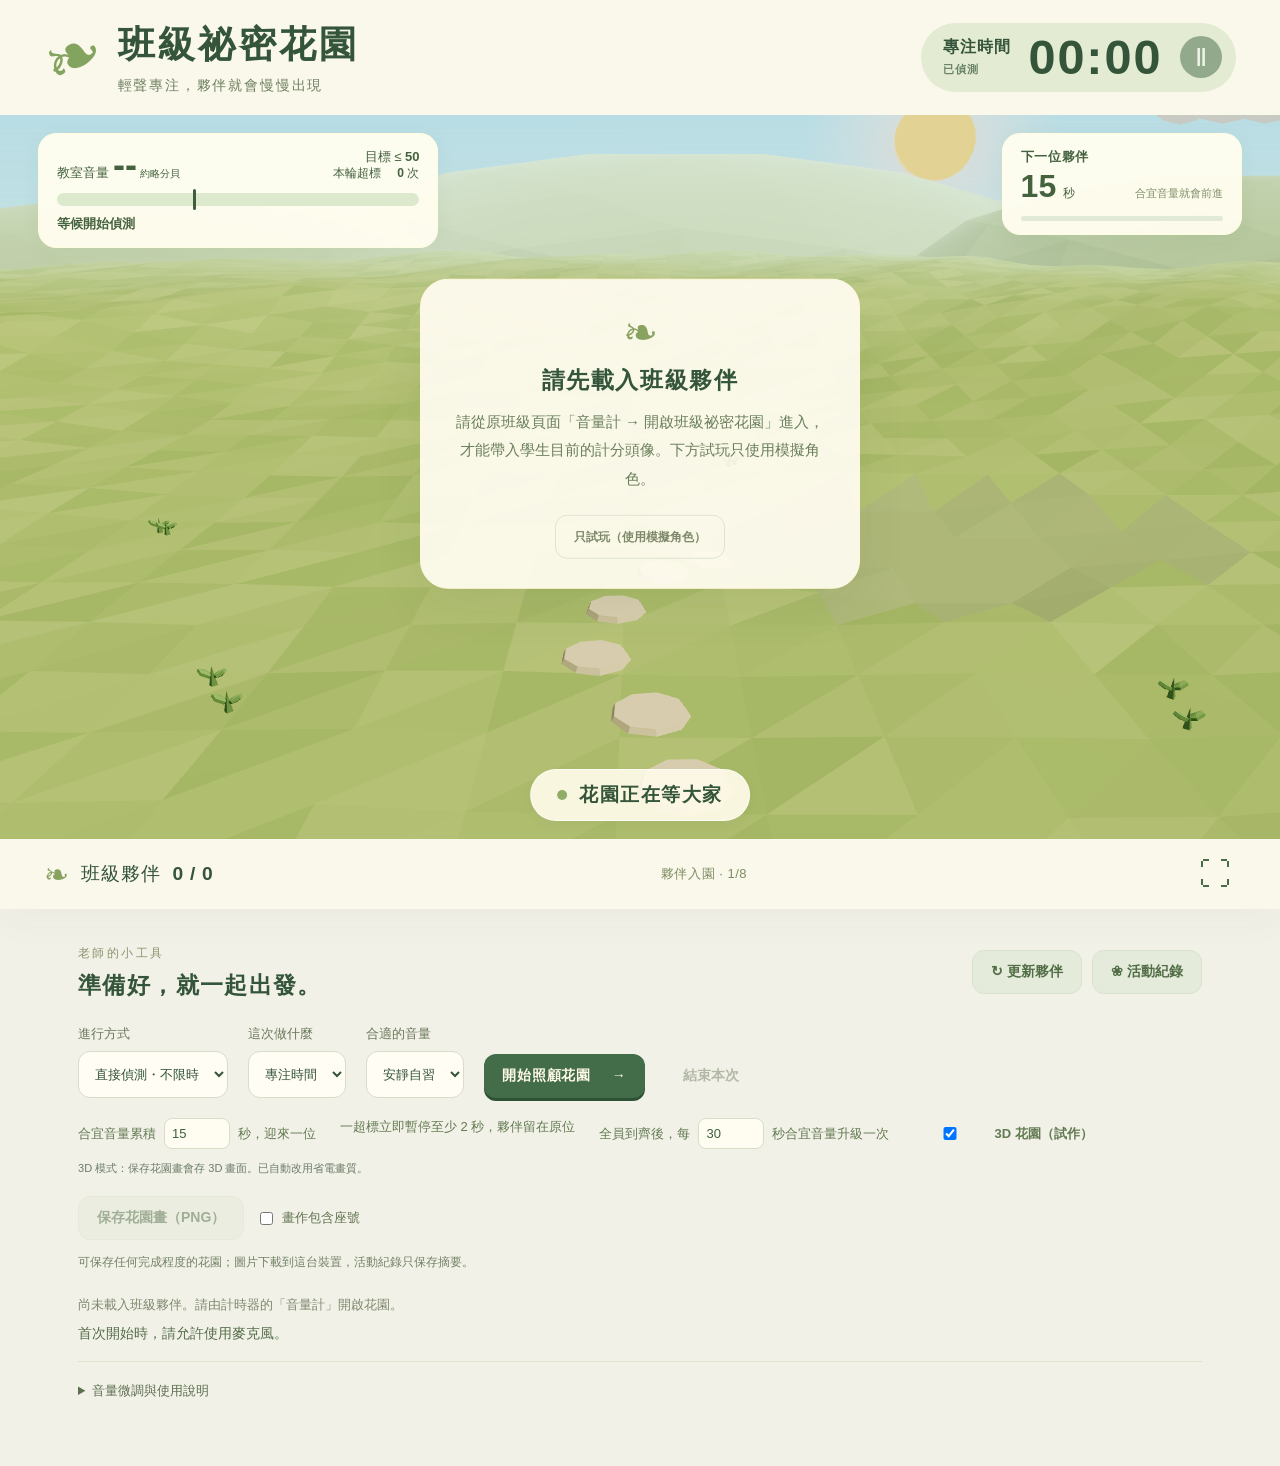
<file: garden.html>
<!doctype html>
<html lang="zh-Hant">
<head>
  <meta charset="utf-8">
  <meta name="viewport" content="width=device-width,initial-scale=1">
  <meta name="theme-color" content="#f8f5e9">
  <meta name="referrer" content="no-referrer">
  <title>班級祕密花園</title>
  <script>(function(){var b='560fc1726a';try{fetch('garden/build.txt?t='+Date.now(),{cache:'no-store'}).then(function(r){return r.ok?r.text():null;}).then(function(t){t=t&&t.trim();if(!t||t===b)return;var u=new URL(location.href);if(u.searchParams.get('b')===t)return;u.searchParams.set('b',t);location.replace(u.href);}).catch(function(){});}catch(e){}})();</script>
  <link rel="stylesheet" href="garden/garden.css?v=39786e47ab">
  <link rel="stylesheet" href="garden/life.css?v=5760a94ea7">
  <link rel="stylesheet" href="garden/painting.css?v=b181029570">
  <link rel="stylesheet" href="garden/fixtures.css?v=88093a0849">
  <link rel="stylesheet" href="garden/activities.css?v=425e61c3f5">
  <link rel="stylesheet" href="garden/noise.css?v=a8376102d7">
</head>
<body data-phase="idle">
  <main class="garden-shell" id="garden-shell">
    <header class="garden-header">
      <div class="garden-brand"><span class="brand-leaf" aria-hidden="true">❧</span><div><h1>班級祕密花園</h1><p>輕聲專注，夥伴就會慢慢出現</p></div></div>
      <div class="garden-timer"><span><span id="garden-activity-label">專注時間</span><small id="garden-clock-label">已偵測</small></span><strong id="garden-clock" role="timer" aria-label="已偵測時間">00:00</strong><button id="garden-pause" class="icon-button" disabled aria-label="講解暫停">Ⅱ</button></div>
    </header>
    <section id="garden-scene" class="garden-scene" data-mood="idle" aria-label="班級花園">

      <div id="garden-meadow" class="garden-meadow" aria-hidden="true"></div>
      <div id="garden-wildlife" class="garden-wildlife" aria-hidden="true"></div>
      <div id="garden-3d" class="garden-3d" hidden></div>
      <div class="garden-hud">
        <div id="garden-meter" class="garden-meter" data-state="idle"><div class="meter-heading"><span>教室音量 <strong id="garden-level">--</strong><small> 約略分貝</small></span><span class="meter-target-info"><span>目標 ≤ <b id="garden-target">50</b></span><span class="meter-noise-total">本輪超標 <b id="garden-noise-total">0</b> 次</span></span></div><div class="garden-meter-track" role="meter" aria-label="教室約略音量" aria-valuemin="20" aria-valuemax="100"><div id="garden-meter-fill"></div><span id="garden-meter-limit"></span></div><p id="garden-meter-status" role="status">等候麥克風</p></div>
        <div id="garden-next" class="garden-next"><span id="garden-next-label">下一位夥伴</span><div><strong id="garden-next-seconds">15</strong><small>秒</small><span id="garden-next-state">合宜音量就會前進</span></div><div class="next-track"><span id="garden-next-fill"></span></div></div>
      </div>
      <div id="garden-noise-feedback" class="garden-noise-feedback" hidden><div class="noise-wash" aria-hidden="true"></div><div class="noise-banner" role="status" aria-live="polite"><span class="noise-leaf" aria-hidden="true">❧</span><div class="noise-copy"><strong id="garden-noise-title">放輕聲音，花園就會繼續</strong><p id="garden-noise-detail">音量合宜才倒數，進度都保留</p></div><span id="garden-noise-count" class="noise-count" aria-hidden="true">③</span></div></div>
      <div id="garden-blooms" class="garden-blooms" aria-hidden="true"></div>
      <div id="garden-visitors" class="garden-visitors" aria-label="已來到花園的夥伴"></div>
      <div id="garden-welcome" class="garden-welcome"><span class="welcome-leaf" aria-hidden="true">❧</span><h2 id="garden-welcome-title">請先載入班級夥伴</h2><p id="garden-welcome-detail">請從原班級頁面「音量計 → 開啟班級祕密花園」進入，才能帶入學生目前的計分頭像。</p><button id="garden-welcome-start" class="primary-button" hidden>開始照顧花園</button><button id="garden-class-retry" class="soft-button" hidden>重新讀取班級頭像</button><button id="garden-demo" class="soft-button">只試玩（使用模擬角色）</button></div>
      <div id="garden-finish" class="garden-finish" hidden><span aria-hidden="true">❀</span><h2>謝謝大家一起照顧花園</h2><p id="garden-result"></p><p class="save-hint">需要保留這幅畫，可先按「保存花園畫」。開始新活動後，舊紀錄只保留摘要。</p><button id="garden-finish-save" class="soft-button">保存花園畫（PNG）</button><p id="garden-finish-save-status" class="save-hint" role="status"></p><button id="garden-again" class="primary-button">再種一座花園</button></div>
      <div class="scene-caption"><span class="caption-dot"></span><span id="garden-caption" aria-live="polite">花園正在等大家</span></div>
    </section>
    <footer class="garden-footer"><div class="visitor-count"><span class="little-leaf" aria-hidden="true">❧</span><span id="garden-count-label">班級夥伴</span> <strong id="garden-count">0 / 0</strong></div><span id="garden-stage-label" class="garden-stage-label">一起迎接花園夥伴</span><button id="garden-fullscreen" class="icon-button" aria-label="全螢幕">⛶</button></footer>
  </main>
  <section class="teacher-panel" aria-label="老師的花園設定">
    <div class="teacher-heading"><div><span class="eyebrow">老師的小工具</span><h2>準備好，就一起出發。</h2></div><div class="source-actions"><button id="garden-refresh" class="soft-button">↻ 更新夥伴</button><button id="garden-history-button" class="soft-button">❀ 活動紀錄</button></div></div>
    <div class="garden-controls">
      <label>進行方式<select id="garden-session-mode"><option value="direct">直接偵測・不限時</option><option value="timed">活動倒數</option></select></label>
      <label>這次做什麼<select id="garden-activity"><option>專注時間</option><option>閱讀時間</option><option>練習時間</option><option>小組任務</option></select></label>
      <label id="garden-minutes-wrap" hidden>活動時間<span class="number-wrap"><input id="garden-minutes" type="number" min="1" max="120" value="10" step="1"> 分鐘</span></label>
      <label>合適的音量<select id="garden-mode"><option value="study">安靜自習</option><option value="discuss">輕聲討論</option></select></label>
      <button id="garden-start" class="primary-button">開始照顧花園 <span aria-hidden="true">→</span></button>
      <button id="garden-end" class="text-button" disabled>結束本次</button>
    </div>
    <div class="garden-rules"><label>合宜音量累積 <input id="garden-spawn-seconds" type="number" min="1" max="300" step="1" value="15"> 秒，迎來一位</label><span>一超標立即暫停至少 2 秒，夥伴留在原位</span><label>全員到齊後，每 <input id="garden-upgrade-seconds" type="number" min="5" max="300" step="1" value="30"> 秒合宜音量升級一次</label><label class="garden-3d-toggle"><input id="garden-3d-toggle" type="checkbox"> 3D 花園（試作）</label><span id="garden-3d-note" class="garden-3d-note">正在檢查這台裝置能否使用 3D…</span></div>
    <div class="garden-save-tools"><button id="garden-save" class="soft-button" disabled>保存花園畫（PNG）</button><label><input type="checkbox" id="garden-save-seats">畫作包含座號</label><p id="garden-save-status" role="status">可保存任何完成程度的花園；圖片下載到這台裝置，活動紀錄只保存摘要。</p></div>
    <p id="garden-source" class="source-note">尚未載入班級夥伴。請由計時器的「音量計」開啟花園。</p>
    <p id="garden-message" role="status" class="garden-message">首次開始時，請允許使用麥克風。</p>
    <details class="garden-settings"><summary>音量微調與使用說明</summary><div class="settings-grid"><label>自習音量目標 <input id="garden-study-threshold" type="range" min="30" max="85" value="50"><output id="garden-study-value">50</output></label><label>討論音量目標 <input id="garden-discuss-threshold" type="range" min="40" max="95" value="65"><output id="garden-discuss-value">65</output></label></div><p>音量一超過目標，花園動作及出場／升級倒數立即停止至少3秒，出現暖橘色提示與③→②→①倒數；夥伴都留在原位。只有合宜音量才消耗這三秒；再次超標時倒數停住，安靜後從剩餘秒數接續。音量尺顯示本輪超標次數，恢復倒數期間只算一次，倒數結束後再超標才加一次；結束摘要保留次數，新一輪歸零。活動總時間仍依原設定計時。</p><p>全員到齊後，依序解鎖「花圃甦醒 → 綠意成蔭 → 蝴蝶來訪 → 池塘映光 → 祕密花園木橋 → 晚霞時光 → 月光成畫」，月光完成後，每段合宜音量都會有新發現，輪替噴水池、兔子石像、小鳥飲水台、花藤拱門、小風車與木橋，並逐步解鎖球類、播種及移苗種花；主景會替換，不持續堆滿畫面。已解鎖景色與未完成進度保留，恢復後接續累積。</p><p>數字是麥克風的約略音量參考。先試聽教室音量；一直無法前進時，把目標調高一些。老師說明時按上方「Ⅱ」，計時與麥克風都會暫停。切到其他視窗也會暫停，回來再按繼續。</p><p>夥伴隨機出現，代表全班合作，不代表個人表現。只在本機計算音量，不錄音、不上傳，不自動加扣點。正式雲端頭像更新需要保留原班級頁面開啟。</p></details>
    <div id="garden-history" class="garden-history" hidden aria-label="最近的花園收藏"></div>
  </section>
  <script src="points/avatars_snack.js?v=27fe6e2dfe"></script>
  <script src="points/avatars.js?v=13becc52d6"></script>
  <script src="garden/core.js?v=2c7235af66"></script>
  <script src="garden/discoveries.js?v=eaf4b26159"></script>
  <script src="garden/activities.js?v=620131219e"></script>
  <script src="garden/life.js?v=96627c338c"></script>
  <script src="garden/fixtures.js?v=0deafc1130"></script>
  <script src="garden/painting.js?v=f213c3ade2"></script>
  <script src="garden/app.js?v=480d1aa650"></script>
  <script type="module" src="garden3d/bridge.js?v=45d27bd78c"></script>
</body>
</html>
</file>
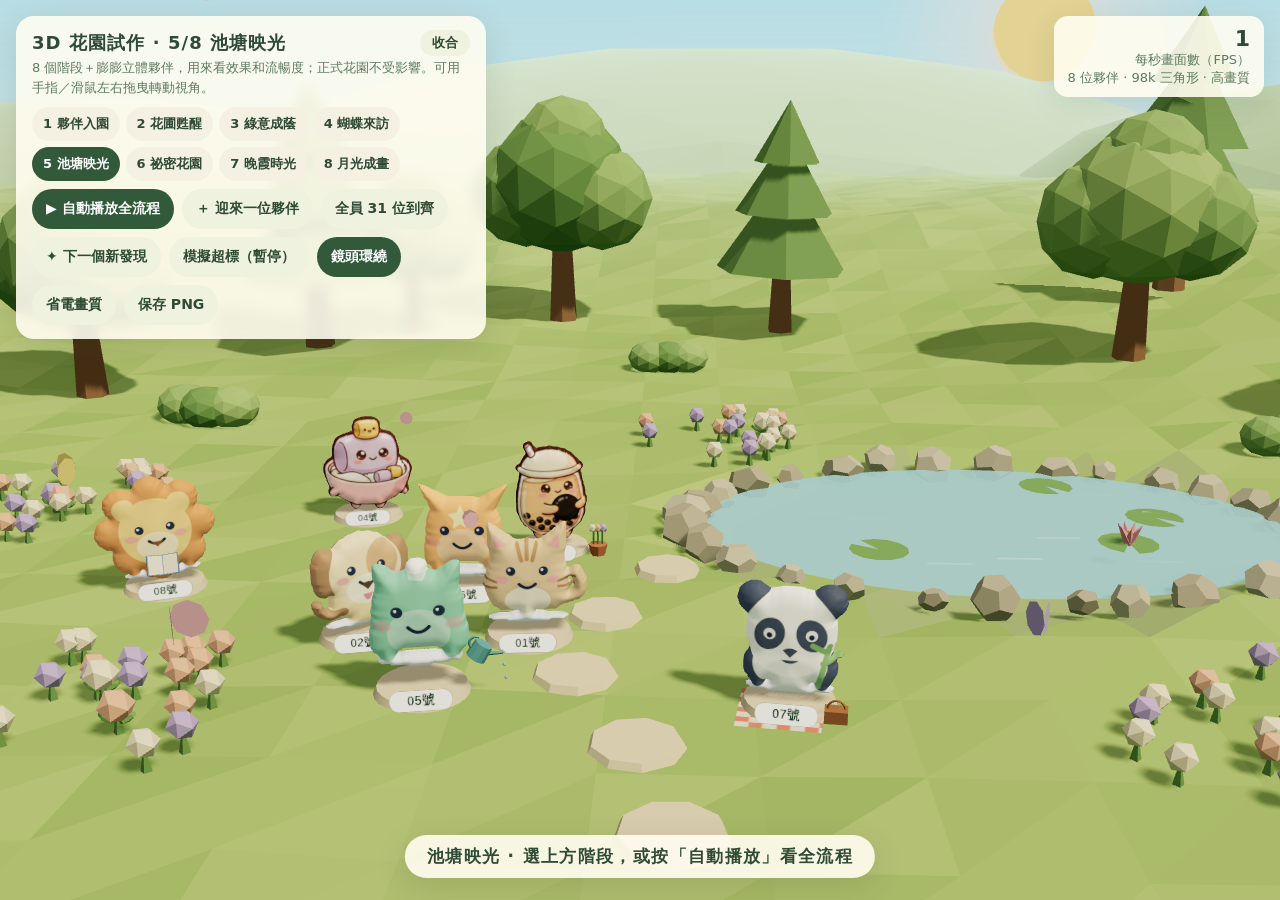
<file: garden3d-preview.html>
<!doctype html>
<html lang="zh-Hant">
<head>
  <meta charset="utf-8">
  <meta name="viewport" content="width=device-width,initial-scale=1,viewport-fit=cover">
  <meta name="theme-color" content="#cfe7e4">
  <meta name="referrer" content="no-referrer">
  <title>3D 花園試作</title>
  <style>
    :root{--ink:#2f4a35;--soft:#5d7a5f;--card:rgba(255,253,240,.9);--line:#dfe6cc;--btn:#33593b;--warm:#e88a3c}
    *{box-sizing:border-box}
    html,body{margin:0;height:100%;background:#cfe7e4;color:var(--ink);font-family:"Noto Sans TC","Microsoft JhengHei",system-ui,sans-serif;overflow:hidden}
    #g3-canvas{position:fixed;inset:0;width:100%;height:100%;display:block;touch-action:none;cursor:grab}
    #g3-canvas:active{cursor:grabbing}
    .g3-panel{position:fixed;left:16px;top:16px;max-width:min(470px,calc(100% - 32px));background:var(--card);border-radius:18px;padding:14px 16px;box-shadow:0 8px 30px rgba(60,80,50,.15);backdrop-filter:blur(6px)}
    .g3-panel h1{margin:0 0 2px;font-size:18px;letter-spacing:.06em;display:flex;align-items:center;gap:10px;justify-content:space-between}
    .g3-fold{border:0;border-radius:999px;background:#eef2df;color:var(--ink);font:inherit;font-size:13px;padding:4px 12px;cursor:pointer}
    #g3-body[hidden]{display:none}
    .g3-panel p{margin:0 0 10px;font-size:13px;color:var(--soft);line-height:1.5}
    .g3-row{display:flex;flex-wrap:wrap;gap:8px}
    .g3-row button{border:0;border-radius:999px;padding:8px 14px;font:inherit;font-size:14px;font-weight:600;background:#eef2df;color:var(--ink);cursor:pointer;min-height:40px}
    .g3-row button.primary{background:var(--btn);color:#fff}
    .g3-stages{margin-bottom:8px;gap:6px}
    .g3-stages button{min-height:34px;padding:5px 11px;font-size:13px;background:#f4f1e2}
    .g3-row button[aria-pressed="true"]{background:var(--btn);color:#fff}
    .g3-stats{position:fixed;right:16px;top:16px;background:var(--card);border-radius:14px;padding:10px 14px;font-size:13px;color:var(--soft);font-variant-numeric:tabular-nums;text-align:right;box-shadow:0 8px 30px rgba(60,80,50,.12)}
    .g3-stats b{display:block;font-size:22px;color:var(--ink)}
    .g3-banner{position:fixed;left:50%;bottom:22px;transform:translateX(-50%);background:var(--card);border-radius:999px;padding:10px 22px;font-size:17px;font-weight:700;letter-spacing:.08em;box-shadow:0 8px 30px rgba(60,80,50,.15);white-space:nowrap}
    body[data-paused="true"] .g3-banner{background:#fff1e2;color:#a4561c;outline:3px solid var(--warm)}
    @media (max-width:640px){.g3-panel{top:auto;bottom:76px}.g3-stats{top:12px;right:12px}}
  </style>
</head>
<body data-paused="false">
  <canvas id="g3-canvas" aria-label="3D 班級祕密花園試作"></canvas>
  <section class="g3-panel" aria-label="試作控制">
    <h1><span id="g3-title">3D 花園試作</span> <button id="g3-fold" class="g3-fold" aria-expanded="true" aria-controls="g3-body">收合</button></h1>
    <div id="g3-body">
    <p>8 個階段＋膨膨立體夥伴，用來看效果和流暢度；正式花園不受影響。可用手指／滑鼠左右拖曳轉動視角。</p>
    <div class="g3-row g3-stages" id="g3-stages" aria-label="切換階段"></div>
    <div class="g3-row">
      <button id="g3-auto" class="primary" aria-pressed="false">▶ 自動播放全流程</button>
      <button id="g3-add">＋ 迎來一位夥伴</button>
      <button id="g3-all">全員 31 位到齊</button>
      <button id="g3-discover">✦ 下一個新發現</button>
      <button id="g3-pause" aria-pressed="false">模擬超標（暫停）</button>
      <button id="g3-orbit" aria-pressed="true">鏡頭環繞</button>
      <button id="g3-quality" aria-pressed="false">省電畫質</button>
      <button id="g3-save">保存 PNG</button>
    </div>
    </div>
  </section>
  <div class="g3-stats" aria-live="off"><b id="g3-fps">--</b>每秒畫面數（FPS）<br><span id="g3-info">準備中…</span></div>
  <div class="g3-banner" id="g3-banner" role="status">花園正在等大家</div>
  <script src="points/avatars_snack.js?v=27fe6e2dfe"></script>
  <script src="points/avatars.js?v=13becc52d6"></script>
  <script src="garden/activities.js?v=620131219e"></script>
  <script src="garden/discoveries.js?v=eaf4b26159"></script>
  <script src="garden/life.js?v=96627c338c"></script>
  <script type="module" src="garden3d/preview.js?v=a8e59f907a"></script>
</body>
</html>
</file>
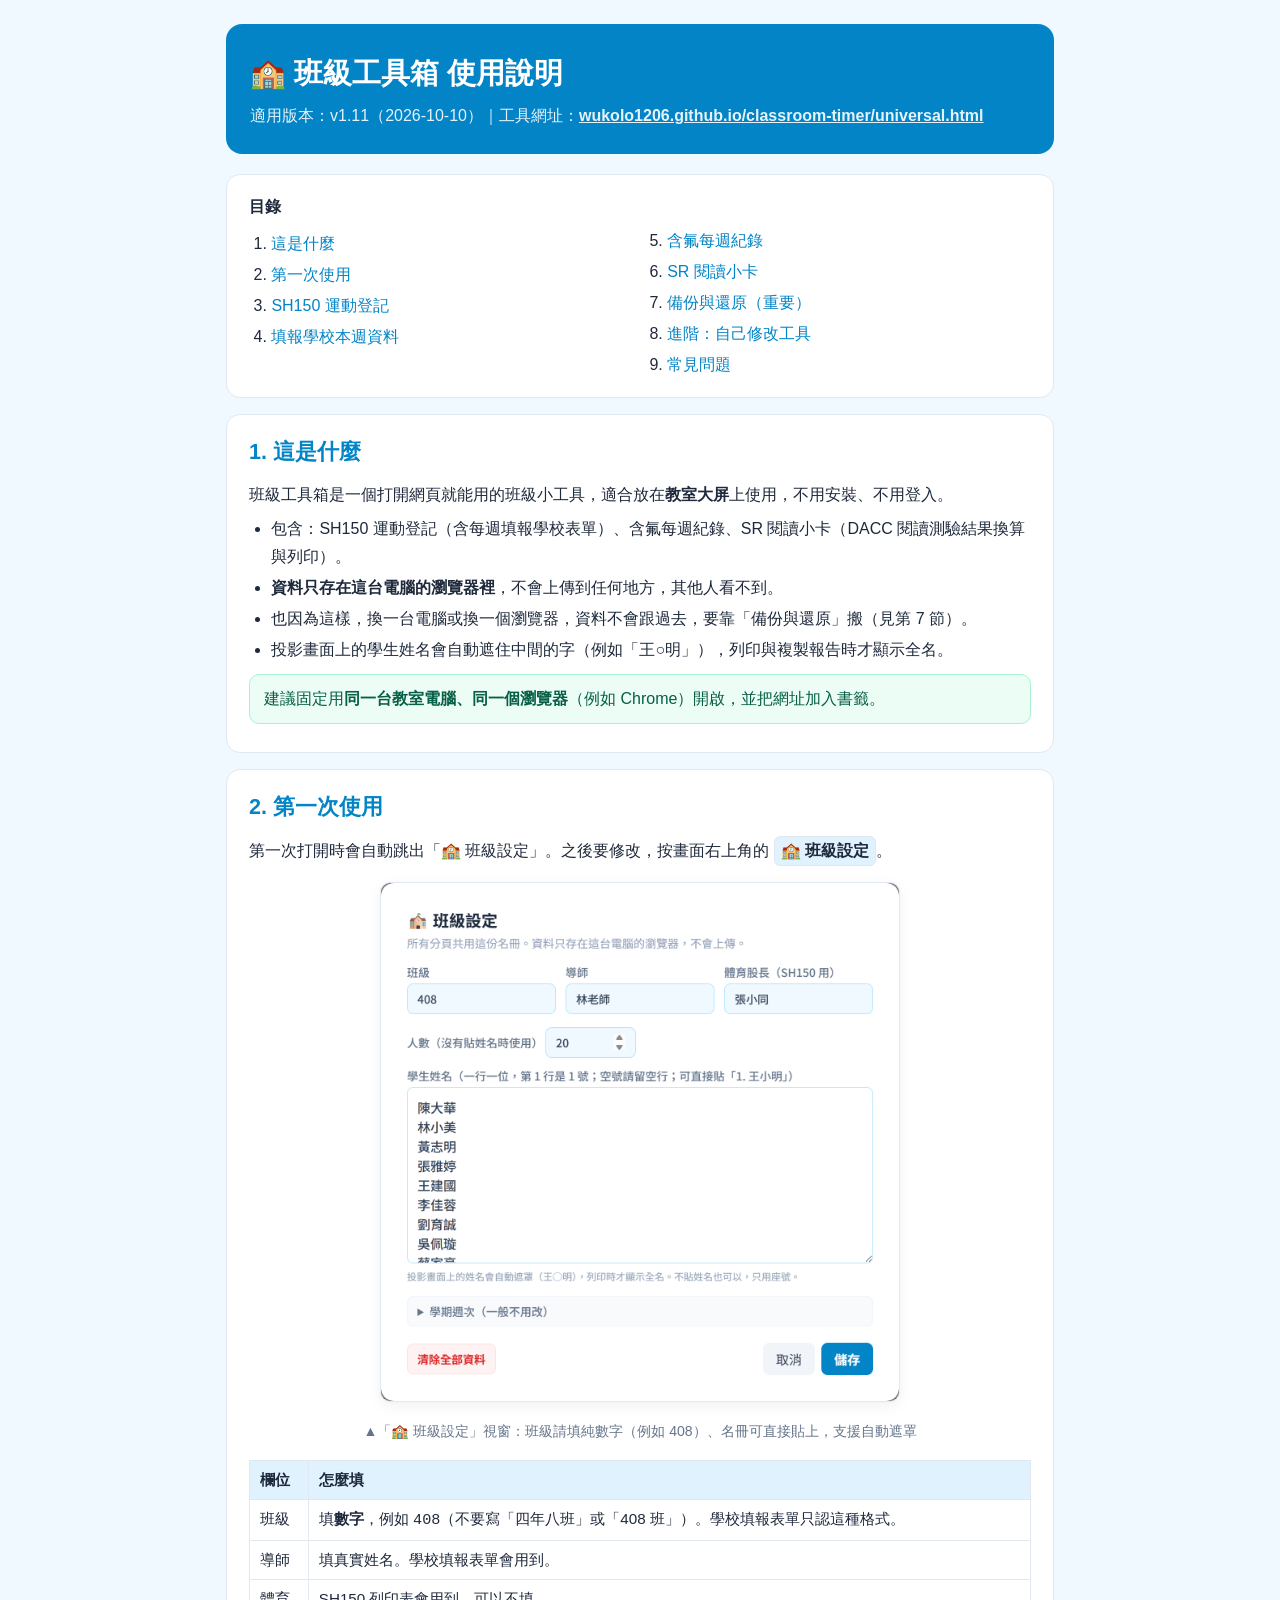
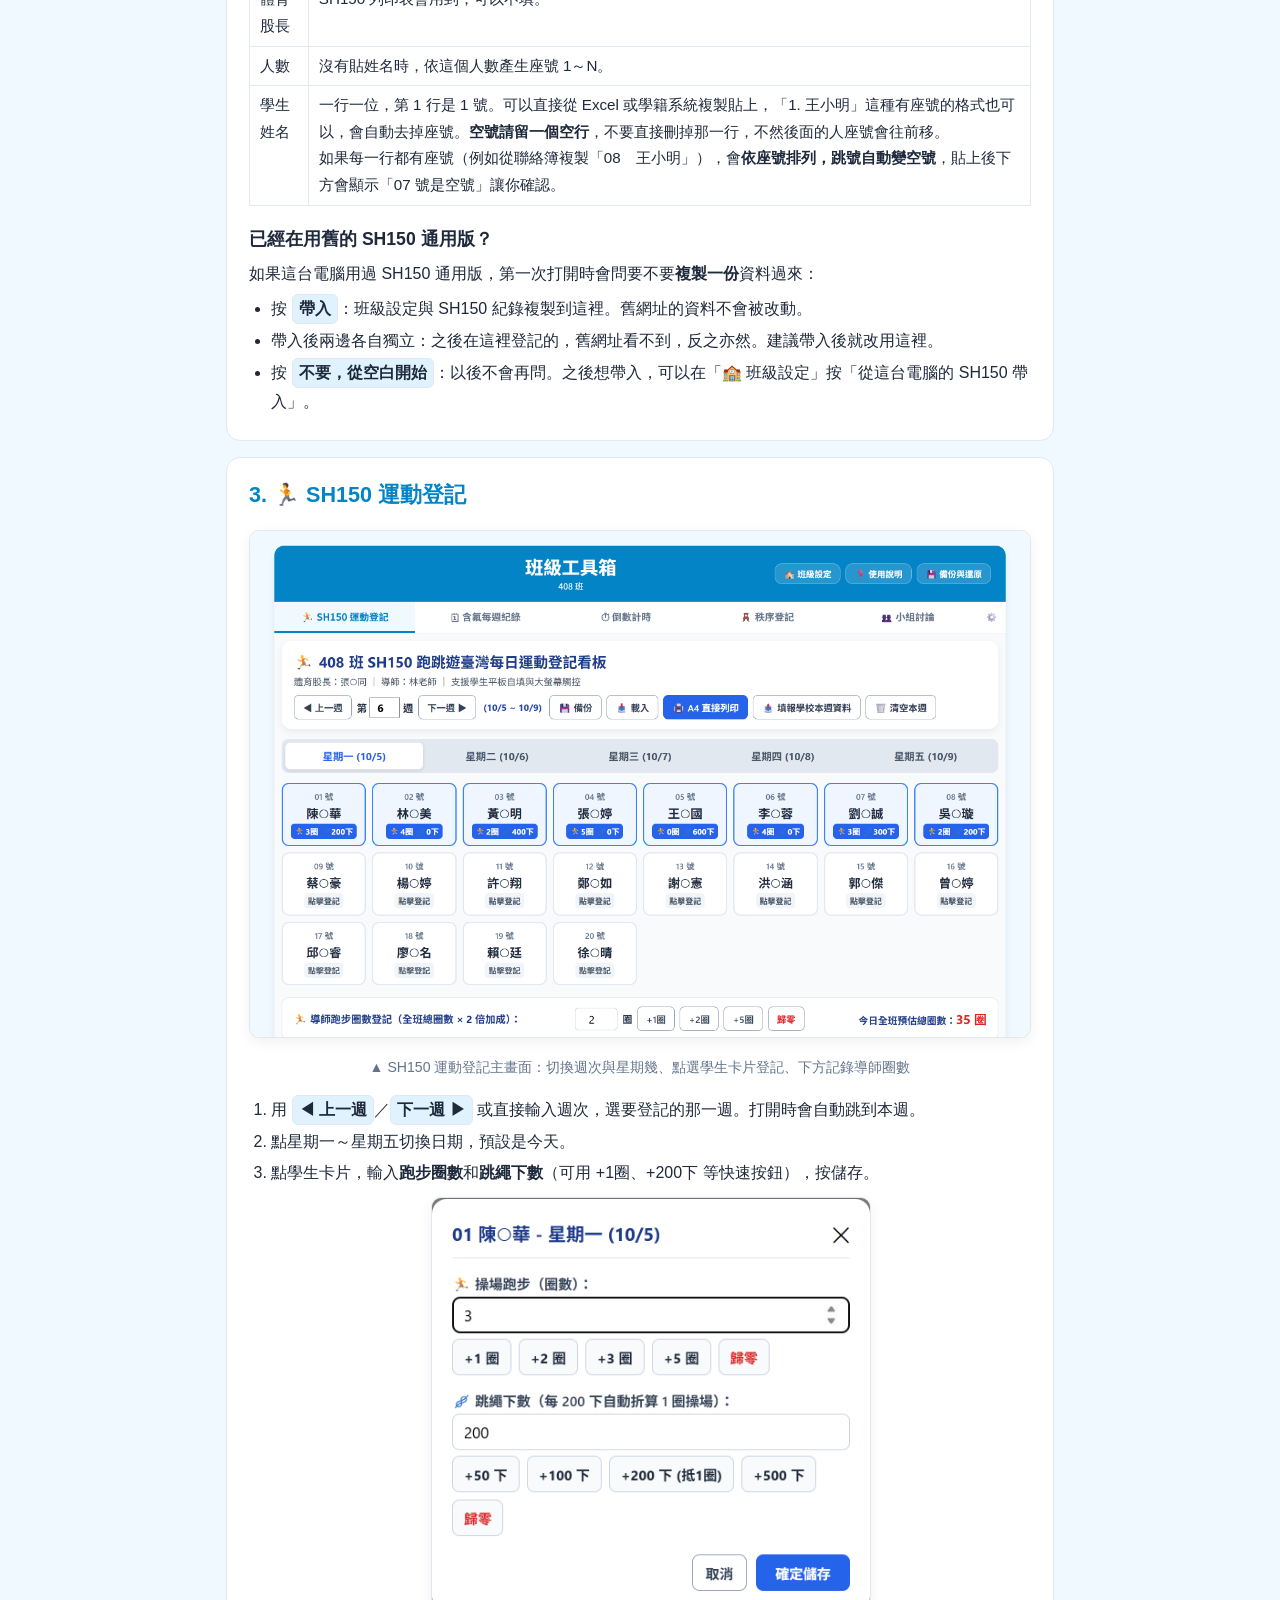
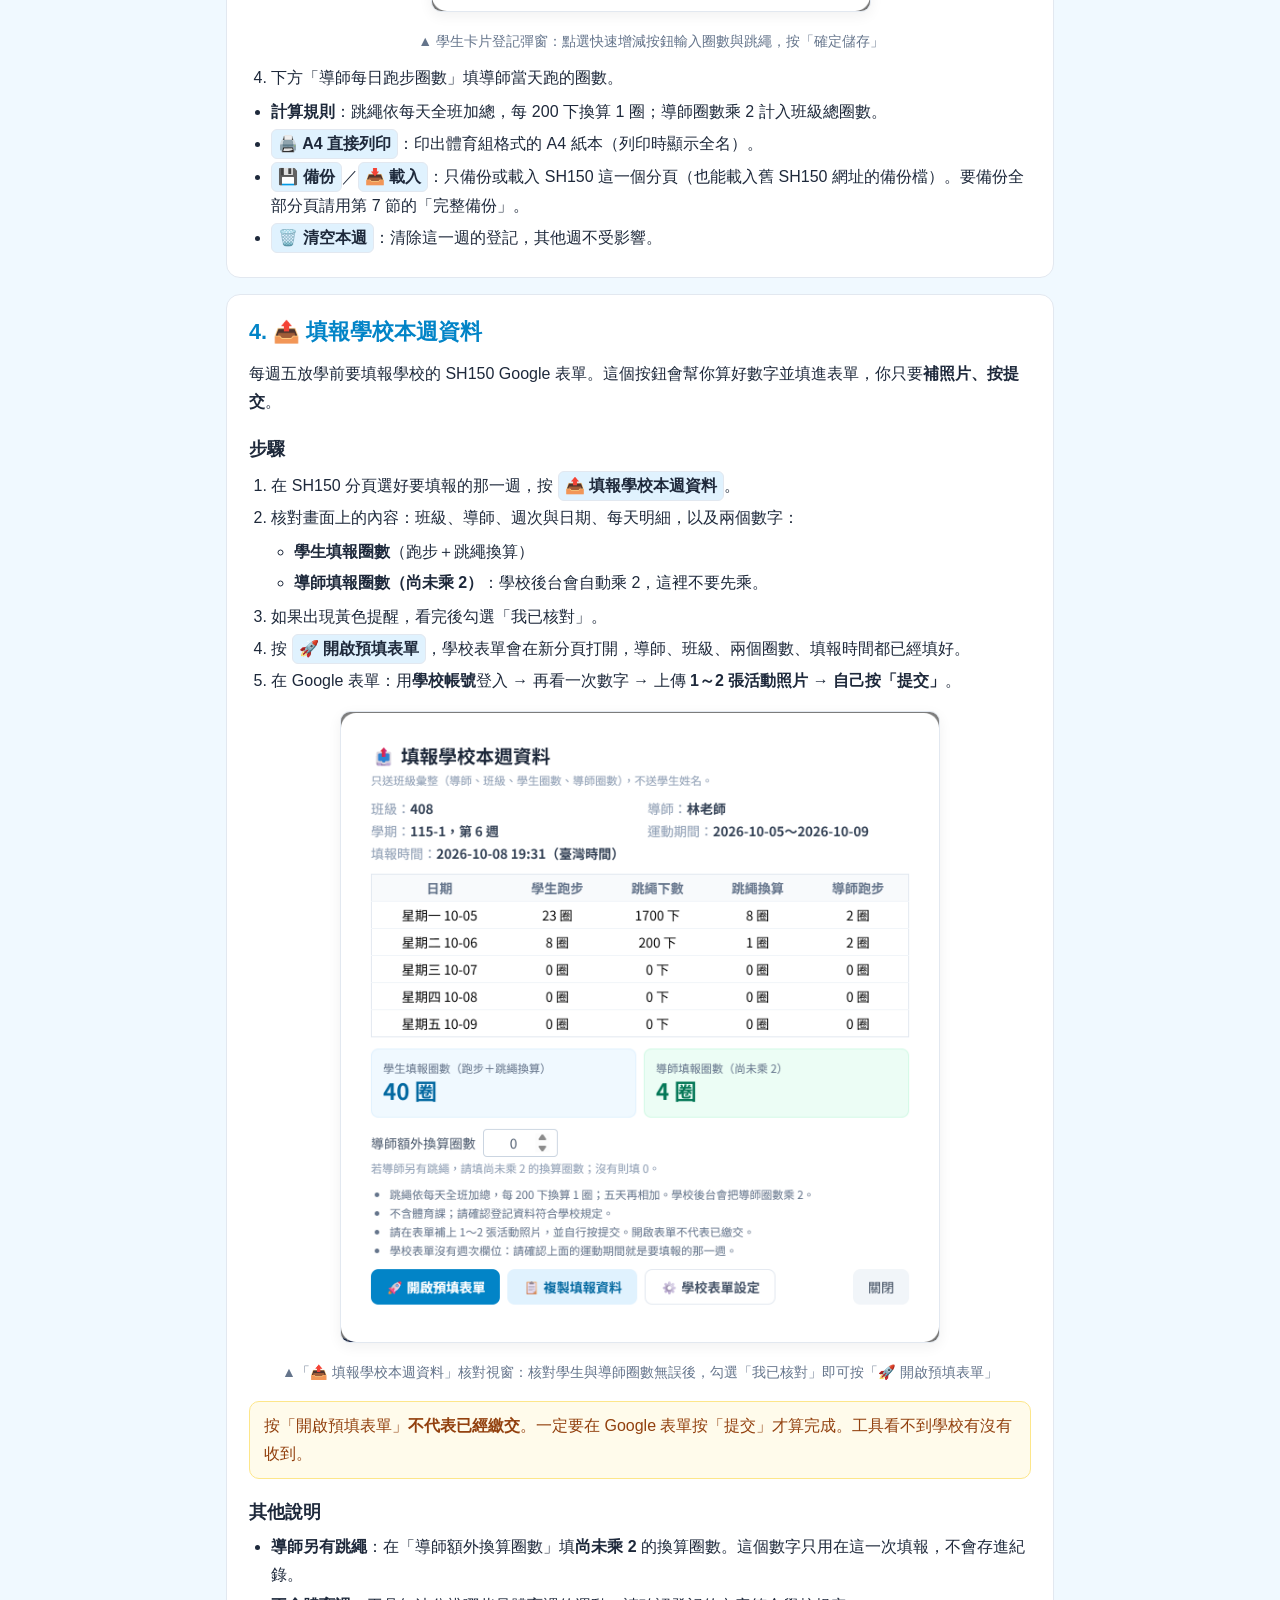
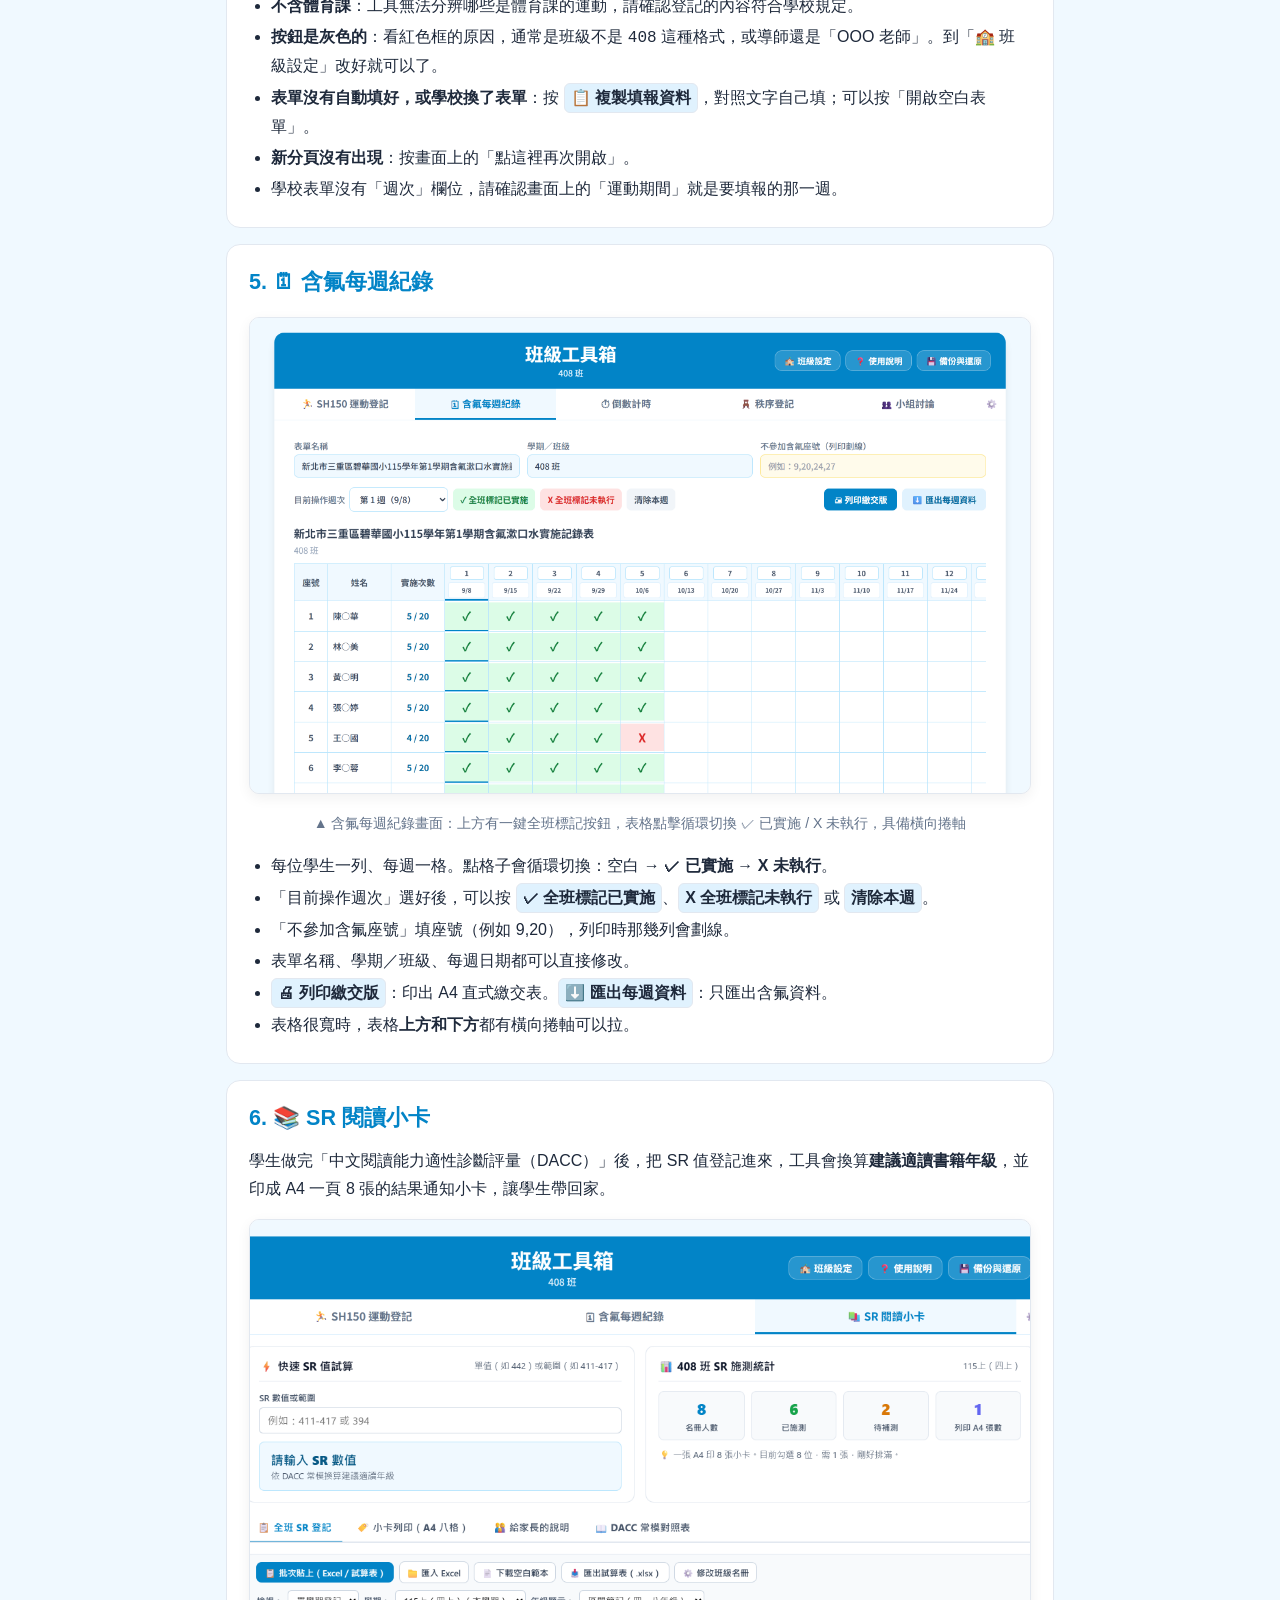
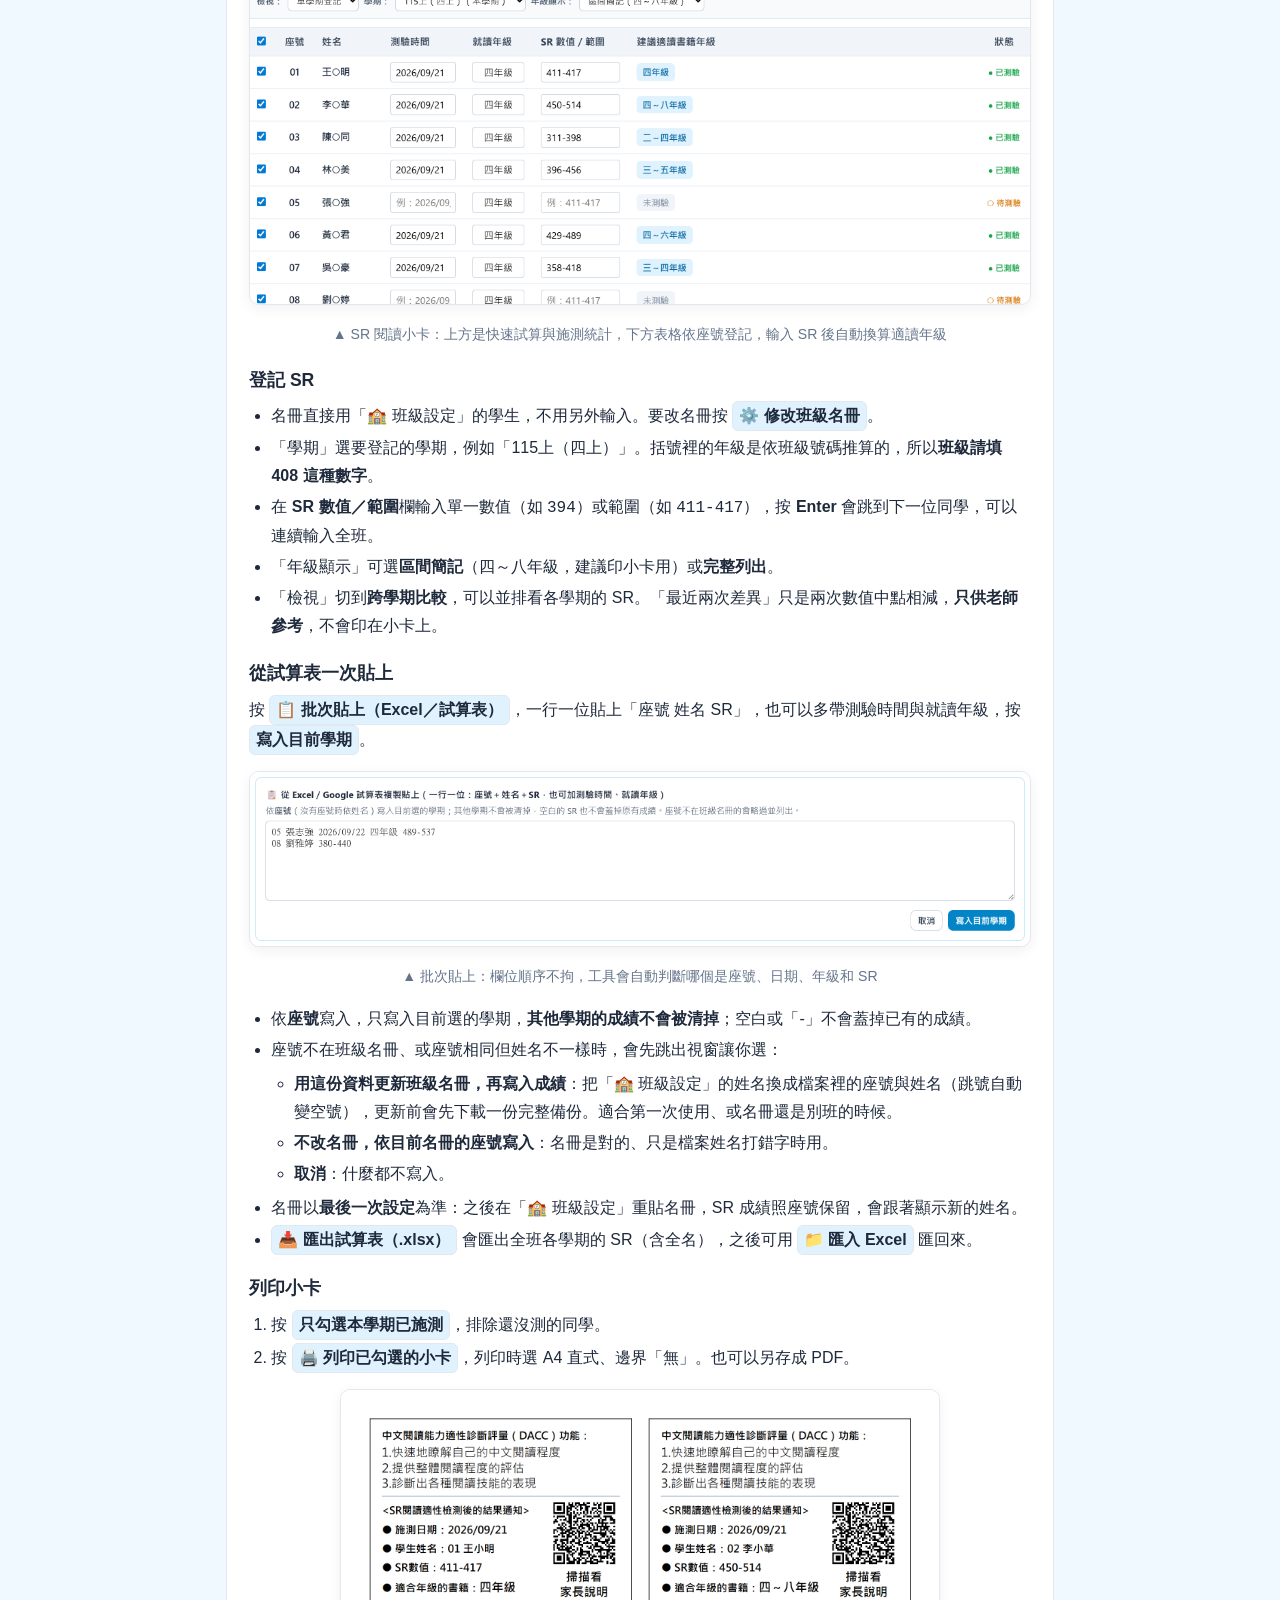
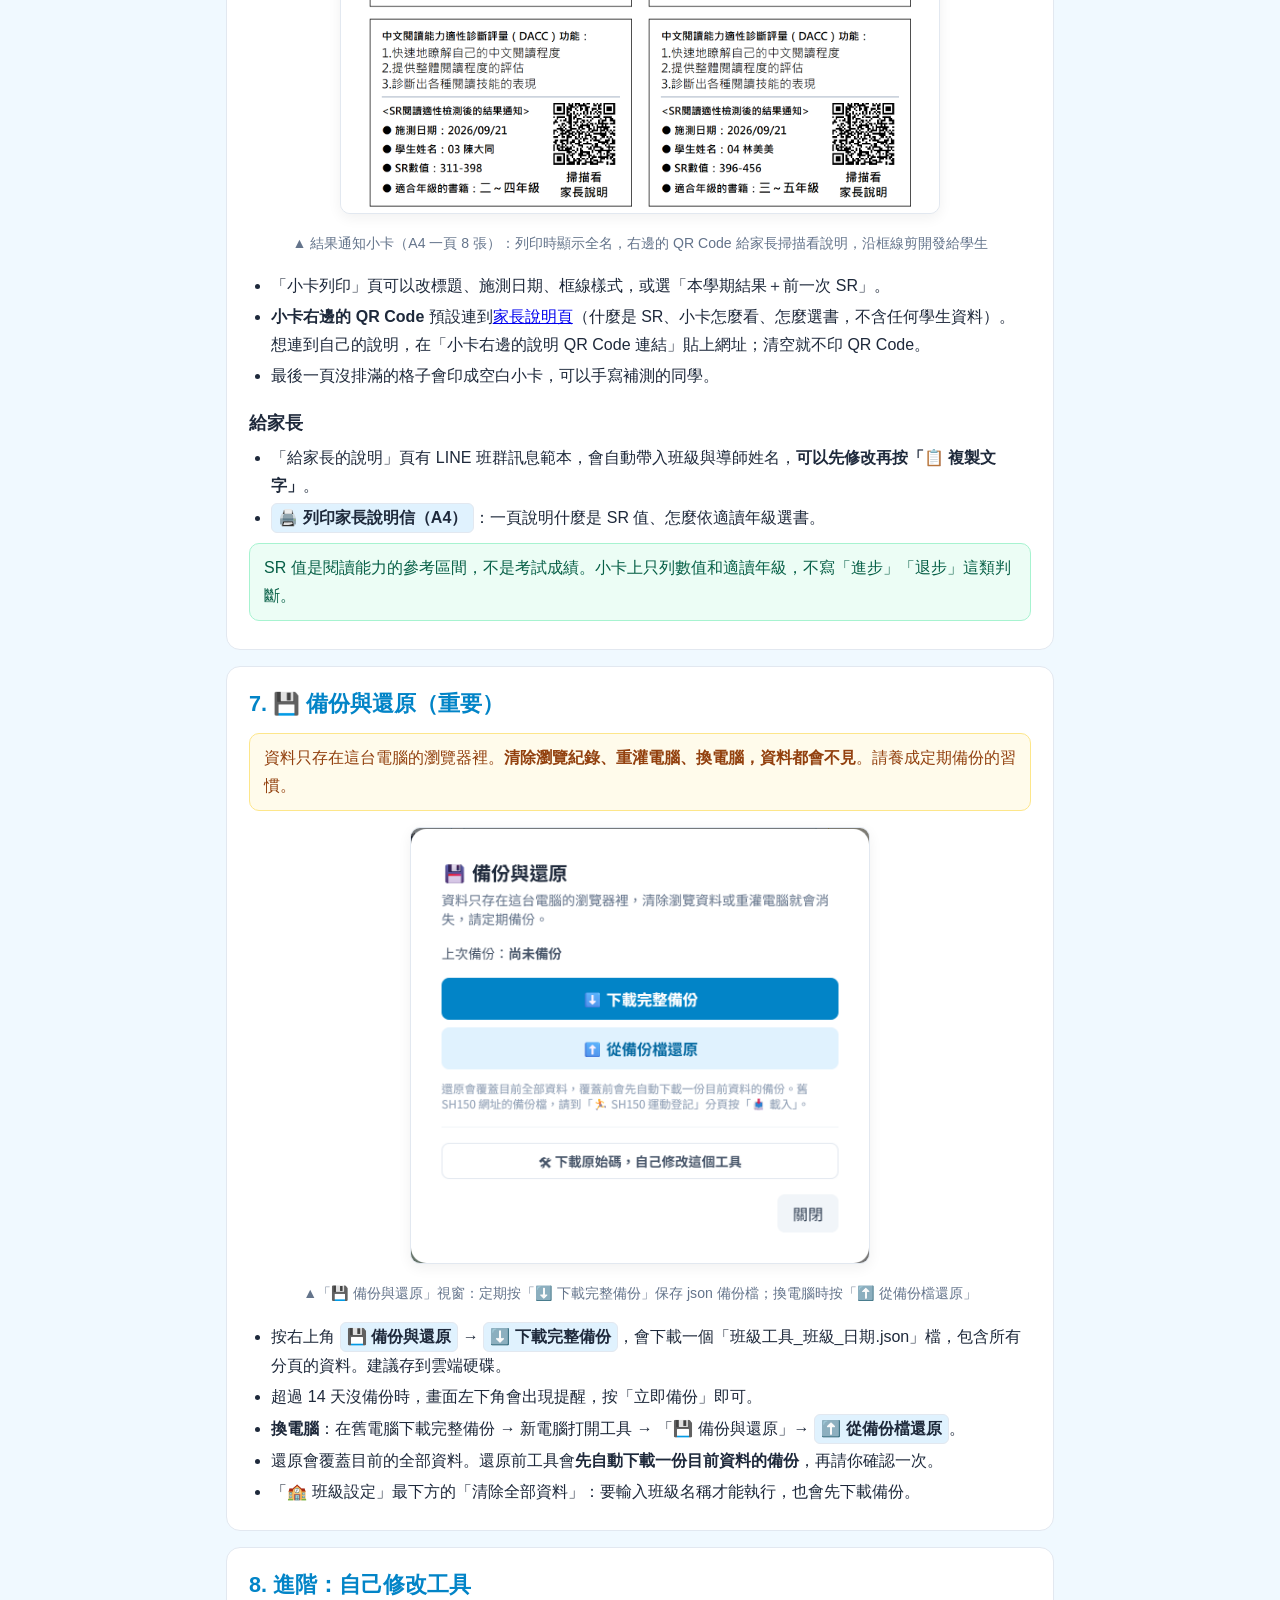
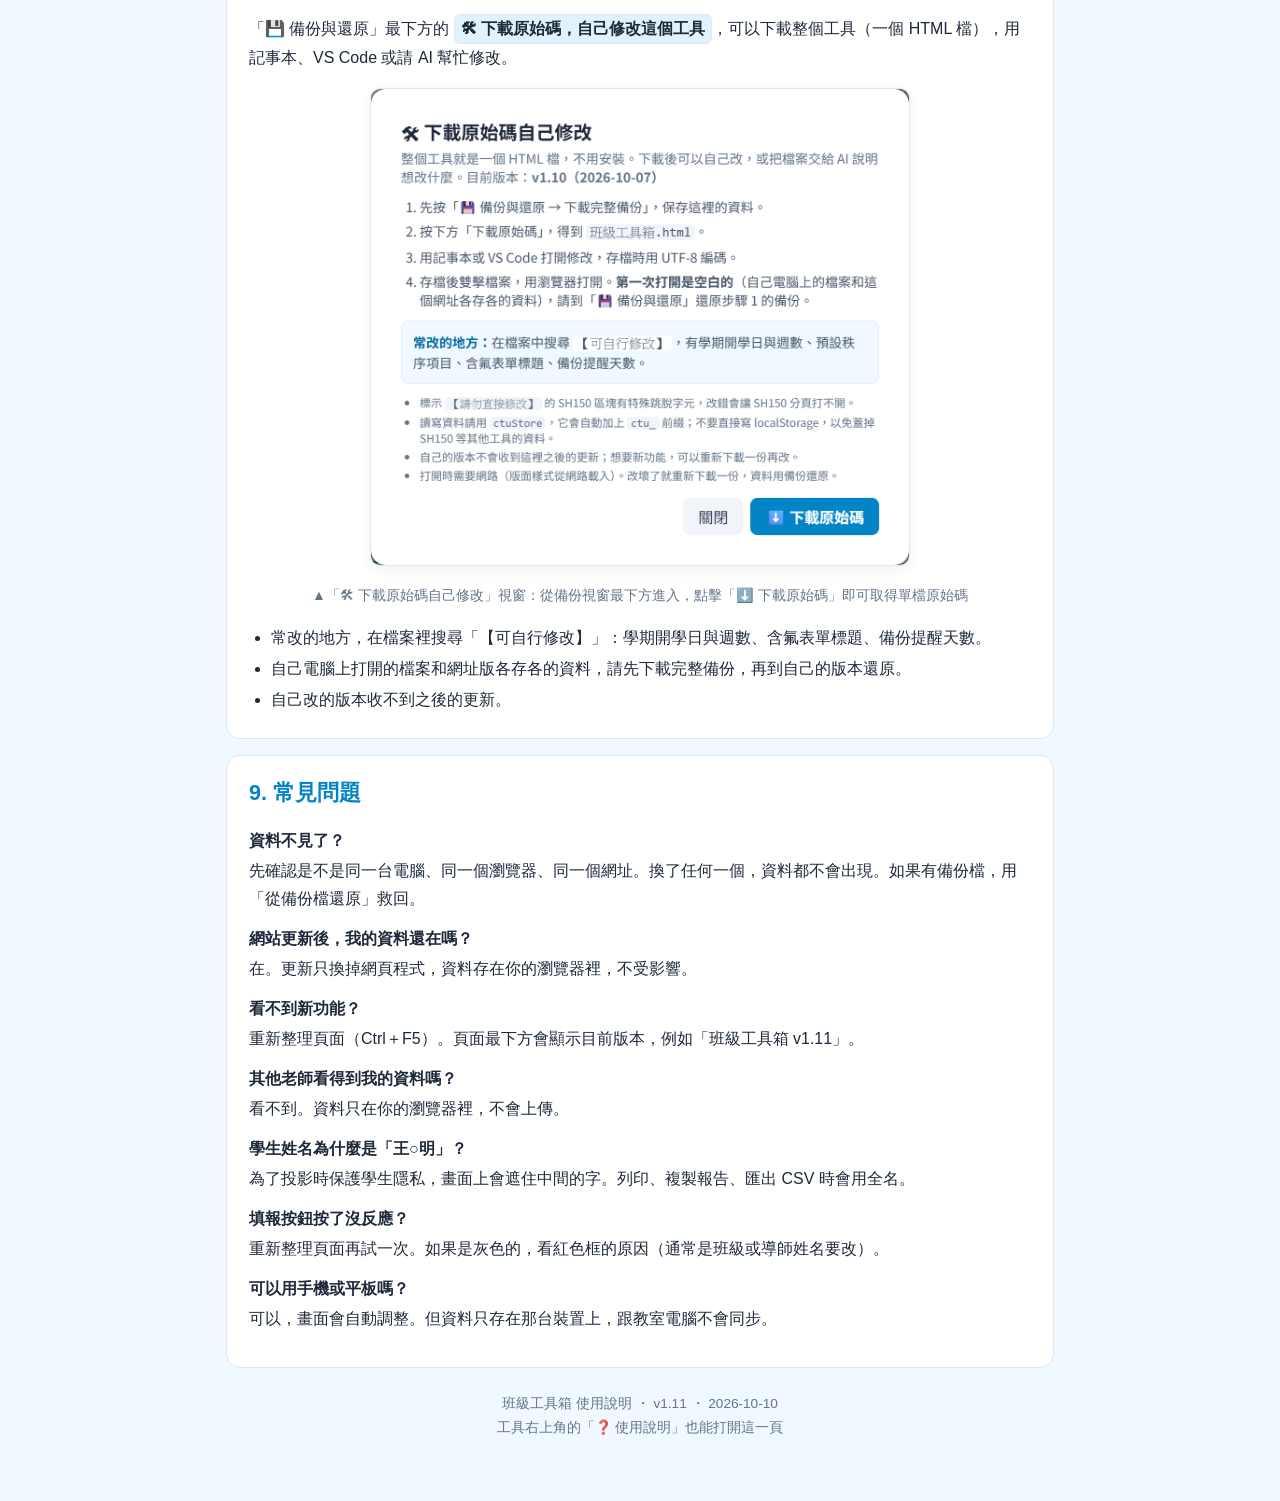
<file: universal-guide.html>
<!DOCTYPE html>
<html lang="zh-TW">
<head>
<meta charset="UTF-8">
<meta name="viewport" content="width=device-width, initial-scale=1.0">
<title>班級工具箱 使用說明</title>
<style>
    :root {
        --bg: #f0f9ff; --card: #ffffff; --text: #1e293b; --muted: #64748b; --line: #e2e8f0;
        --primary: #0284c7; --primary-soft: #e0f2fe; --warn-bg: #fffbeb; --warn-line: #fde68a; --warn-text: #92400e;
        --ok-bg: #ecfdf5; --ok-line: #a7f3d0; --ok-text: #065f46;
    }
    @media (prefers-color-scheme: dark) {
        :root:not([data-theme="light"]) {
            --bg: #0f172a; --card: #1e293b; --text: #e2e8f0; --muted: #94a3b8; --line: #334155;
            --primary: #38bdf8; --primary-soft: #0c4a6e; --warn-bg: #422006; --warn-line: #854d0e; --warn-text: #fde68a;
            --ok-bg: #052e16; --ok-line: #166534; --ok-text: #bbf7d0;
        }
    }
    * { box-sizing: border-box; }
    body { margin: 0; background: var(--bg); color: var(--text); font-family: -apple-system, BlinkMacSystemFont, "Segoe UI", "Noto Sans TC", "Microsoft JhengHei", sans-serif; line-height: 1.75; font-size: 16px; }
    .wrap { max-width: 860px; margin: 0 auto; padding: 24px 16px 64px; }
    header { background: var(--primary); color: #fff; border-radius: 16px; padding: 24px; margin-bottom: 20px; }
    header h1 { margin: 0 0 4px; font-size: 1.8rem; }
    header p { margin: 0; opacity: .9; }
    header a { color: #fff; font-weight: 700; }
    nav, section { background: var(--card); border: 1px solid var(--line); border-radius: 14px; padding: 18px 22px; margin-bottom: 16px; }
    nav ol { margin: 6px 0 0; padding-left: 1.4em; columns: 2; column-gap: 32px; }
    nav a { color: var(--primary); text-decoration: none; }
    nav a:hover { text-decoration: underline; }
    h2 { margin: 0 0 10px; font-size: 1.35rem; color: var(--primary); }
    h3 { margin: 18px 0 6px; font-size: 1.1rem; }
    p { margin: 6px 0; }
    ul, ol { margin: 6px 0; padding-left: 1.4em; }
    li { margin: 3px 0; }
    .btn { display: inline-block; padding: 0 6px; border: 1px solid var(--line); border-radius: 6px; background: var(--primary-soft); font-weight: 600; white-space: nowrap; }
    .tip, .warn { border-radius: 10px; padding: 10px 14px; margin: 10px 0; }
    .tip { background: var(--ok-bg); border: 1px solid var(--ok-line); color: var(--ok-text); }
    .warn { background: var(--warn-bg); border: 1px solid var(--warn-line); color: var(--warn-text); }
    table { width: 100%; border-collapse: collapse; margin: 8px 0; font-size: .95rem; }
    th, td { border: 1px solid var(--line); padding: 6px 10px; text-align: left; vertical-align: top; }
    th { background: var(--primary-soft); }
    .faq dt { font-weight: 700; margin-top: 12px; }
    .faq dd { margin: 2px 0 0 0; color: var(--text); }
    figure { margin: 16px 0; text-align: center; }
    figure a { display: inline-block; max-width: 100%; text-decoration: none; }
    figure img { max-width: 100%; height: auto; border: 1px solid var(--line); border-radius: 10px; box-shadow: 0 4px 14px rgba(0,0,0,0.06); transition: transform 0.2s ease, box-shadow 0.2s ease; display: block; margin: 0 auto; background: #fff; }
    figure a:hover img { transform: translateY(-2px); box-shadow: 0 8px 20px rgba(0,0,0,0.12); }
    figcaption { margin-top: 8px; font-size: 0.88rem; color: var(--muted); font-weight: 500; }
    footer { color: var(--muted); font-size: .85rem; text-align: center; margin-top: 24px; }
    @media (max-width: 600px) { nav ol { columns: 1; } header h1 { font-size: 1.5rem; } }
    @media print {
        body { background: #fff; color: #000; font-size: 12pt; }
        header { background: none; color: #000; border: 2px solid #000; }
        header a { color: #000; }
        nav { display: none; }
        section { break-inside: avoid-page; border-color: #999; }
        .tip, .warn { color: #000; background: #fff; border-color: #999; }
        figure { break-inside: avoid; }
        figure img { max-width: 90%; box-shadow: none; border-color: #999; }
    }
</style>
</head>
<body>
<div class="wrap">

<header>
    <h1>🏫 班級工具箱 使用說明</h1>
    <p>適用版本：v1.11（2026-10-10）｜工具網址：<a href="https://wukolo1206.github.io/classroom-timer/universal.html">wukolo1206.github.io/classroom-timer/universal.html</a></p>
</header>

<nav aria-label="目錄">
    <b>目錄</b>
    <ol>
        <li><a href="#about">這是什麼</a></li>
        <li><a href="#start">第一次使用</a></li>
        <li><a href="#sh150">SH150 運動登記</a></li>
        <li><a href="#report">填報學校本週資料</a></li>
        <li><a href="#weekly">含氟每週紀錄</a></li>
        <li><a href="#sr">SR 閱讀小卡</a></li>
        <li><a href="#backup">備份與還原（重要）</a></li>
        <li><a href="#source">進階：自己修改工具</a></li>
        <li><a href="#faq">常見問題</a></li>
    </ol>
</nav>

<section id="about">
    <h2>1. 這是什麼</h2>
    <p>班級工具箱是一個打開網頁就能用的班級小工具，適合放在<b>教室大屏</b>上使用，不用安裝、不用登入。</p>
    <ul>
        <li>包含：SH150 運動登記（含每週填報學校表單）、含氟每週紀錄、SR 閱讀小卡（DACC 閱讀測驗結果換算與列印）。</li>
        <li><b>資料只存在這台電腦的瀏覽器裡</b>，不會上傳到任何地方，其他人看不到。</li>
        <li>也因為這樣，換一台電腦或換一個瀏覽器，資料不會跟過去，要靠「備份與還原」搬（見第 7 節）。</li>
        <li>投影畫面上的學生姓名會自動遮住中間的字（例如「王○明」），列印與複製報告時才顯示全名。</li>
    </ul>
    <div class="tip">建議固定用<b>同一台教室電腦、同一個瀏覽器</b>（例如 Chrome）開啟，並把網址加入書籤。</div>
</section>

<section id="start">
    <h2>2. 第一次使用</h2>
    <p>第一次打開時會自動跳出「🏫 班級設定」。之後要修改，按畫面右上角的 <span class="btn">🏫 班級設定</span>。</p>
    <figure>
        <a href="guide-images/01-class-settings.png" target="_blank" title="點擊檢視大圖">
            <img src="guide-images/01-class-settings.png" alt="班級設定視窗示意圖" style="max-width: min(520px, 100%);" loading="lazy">
        </a>
        <figcaption>▲「🏫 班級設定」視窗：班級請填純數字（例如 408）、名冊可直接貼上，支援自動遮罩</figcaption>
    </figure>
    <table>
        <tr><th>欄位</th><th>怎麼填</th></tr>
        <tr><td>班級</td><td>填<b>數字</b>，例如 <code>408</code>（不要寫「四年八班」或「408 班」）。學校填報表單只認這種格式。</td></tr>
        <tr><td>導師</td><td>填真實姓名。學校填報表單會用到。</td></tr>
        <tr><td>體育股長</td><td>SH150 列印表會用到，可以不填。</td></tr>
        <tr><td>人數</td><td>沒有貼姓名時，依這個人數產生座號 1～N。</td></tr>
        <tr><td>學生姓名</td><td>一行一位，第 1 行是 1 號。可以直接從 Excel 或學籍系統複製貼上，「1. 王小明」這種有座號的格式也可以，會自動去掉座號。<b>空號請留一個空行</b>，不要直接刪掉那一行，不然後面的人座號會往前移。<br>如果每一行都有座號（例如從聯絡簿複製「08　王小明」），會<b>依座號排列，跳號自動變空號</b>，貼上後下方會顯示「07 號是空號」讓你確認。</td></tr>
    </table>
    <h3>已經在用舊的 SH150 通用版？</h3>
    <p>如果這台電腦用過 SH150 通用版，第一次打開時會問要不要<b>複製一份</b>資料過來：</p>
    <ul>
        <li>按 <span class="btn">帶入</span>：班級設定與 SH150 紀錄複製到這裡。舊網址的資料不會被改動。</li>
        <li>帶入後兩邊各自獨立：之後在這裡登記的，舊網址看不到，反之亦然。建議帶入後就改用這裡。</li>
        <li>按 <span class="btn">不要，從空白開始</span>：以後不會再問。之後想帶入，可以在「🏫 班級設定」按「從這台電腦的 SH150 帶入」。</li>
    </ul>
</section>


<section id="sh150">
    <h2>3. 🏃 SH150 運動登記</h2>
    <figure>
        <a href="guide-images/02-sh150-main.png" target="_blank" title="點擊檢視大圖">
            <img src="guide-images/02-sh150-main.png" alt="SH150 運動登記主畫面" loading="lazy">
        </a>
        <figcaption>▲ SH150 運動登記主畫面：切換週次與星期幾、點選學生卡片登記、下方記錄導師圈數</figcaption>
    </figure>
    <ol>
        <li>用 <span class="btn">◀ 上一週</span>／<span class="btn">下一週 ▶</span> 或直接輸入週次，選要登記的那一週。打開時會自動跳到本週。</li>
        <li>點星期一～星期五切換日期，預設是今天。</li>
        <li>點學生卡片，輸入<b>跑步圈數</b>和<b>跳繩下數</b>（可用 +1圈、+200下 等快速按鈕），按儲存。
            <figure style="margin: 10px 0;">
                <a href="guide-images/03-sh150-input-modal.png" target="_blank" title="點擊檢視大圖">
                    <img src="guide-images/03-sh150-input-modal.png" alt="學生登記輸入視窗" style="max-width: min(440px, 100%);" loading="lazy">
                </a>
                <figcaption>▲ 學生卡片登記彈窗：點選快速增減按鈕輸入圈數與跳繩，按「確定儲存」</figcaption>
            </figure>
        </li>
        <li>下方「導師每日跑步圈數」填導師當天跑的圈數。</li>
    </ol>
    <ul>
        <li><b>計算規則</b>：跳繩依每天全班加總，每 200 下換算 1 圈；導師圈數乘 2 計入班級總圈數。</li>
        <li><span class="btn">🖨️ A4 直接列印</span>：印出體育組格式的 A4 紙本（列印時顯示全名）。</li>
        <li><span class="btn">💾 備份</span>／<span class="btn">📥 載入</span>：只備份或載入 SH150 這一個分頁（也能載入舊 SH150 網址的備份檔）。要備份全部分頁請用第 7 節的「完整備份」。</li>
        <li><span class="btn">🗑️ 清空本週</span>：清除這一週的登記，其他週不受影響。</li>
    </ul>
</section>

<section id="report">
    <h2>4. 📤 填報學校本週資料</h2>
    <p>每週五放學前要填報學校的 SH150 Google 表單。這個按鈕會幫你算好數字並填進表單，你只要<b>補照片、按提交</b>。</p>
    <h3>步驟</h3>
    <ol>
        <li>在 SH150 分頁選好要填報的那一週，按 <span class="btn">📤 填報學校本週資料</span>。</li>
        <li>核對畫面上的內容：班級、導師、週次與日期、每天明細，以及兩個數字：
            <ul>
                <li><b>學生填報圈數</b>（跑步＋跳繩換算）</li>
                <li><b>導師填報圈數（尚未乘 2）</b>：學校後台會自動乘 2，這裡不要先乘。</li>
            </ul>
        </li>
        <li>如果出現黃色提醒，看完後勾選「我已核對」。</li>
        <li>按 <span class="btn">🚀 開啟預填表單</span>，學校表單會在新分頁打開，導師、班級、兩個圈數、填報時間都已經填好。</li>
        <li>在 Google 表單：用<b>學校帳號</b>登入 → 再看一次數字 → 上傳 <b>1～2 張活動照片</b> → <b>自己按「提交」</b>。</li>
    </ol>
    <figure>
        <a href="guide-images/04-school-report-modal.png" target="_blank" title="點擊檢視大圖">
            <img src="guide-images/04-school-report-modal.png" alt="填報學校本週資料核對視窗" style="max-width: min(600px, 100%);" loading="lazy">
        </a>
        <figcaption>▲「📤 填報學校本週資料」核對視窗：核對學生與導師圈數無誤後，勾選「我已核對」即可按「🚀 開啟預填表單」</figcaption>
    </figure>
    <div class="warn">按「開啟預填表單」<b>不代表已經繳交</b>。一定要在 Google 表單按「提交」才算完成。工具看不到學校有沒有收到。</div>
    <h3>其他說明</h3>
    <ul>
        <li><b>導師另有跳繩</b>：在「導師額外換算圈數」填<b>尚未乘 2</b> 的換算圈數。這個數字只用在這一次填報，不會存進紀錄。</li>
        <li><b>不含體育課</b>：工具無法分辨哪些是體育課的運動，請確認登記的內容符合學校規定。</li>
        <li><b>按鈕是灰色的</b>：看紅色框的原因，通常是班級不是 <code>408</code> 這種格式，或導師還是「OOO 老師」。到「🏫 班級設定」改好就可以了。</li>
        <li><b>表單沒有自動填好，或學校換了表單</b>：按 <span class="btn">📋 複製填報資料</span>，對照文字自己填；可以按「開啟空白表單」。</li>
        <li><b>新分頁沒有出現</b>：按畫面上的「點這裡再次開啟」。</li>
        <li>學校表單沒有「週次」欄位，請確認畫面上的「運動期間」就是要填報的那一週。</li>
    </ul>
</section>

<section id="weekly">
    <h2>5. 🗓 含氟每週紀錄</h2>
    <figure>
        <a href="guide-images/05-weekly-fluoride.png" target="_blank" title="點擊檢視大圖">
            <img src="guide-images/05-weekly-fluoride.png" alt="含氟每週紀錄畫面" loading="lazy">
        </a>
        <figcaption>▲ 含氟每週紀錄畫面：上方有一鍵全班標記按鈕，表格點擊循環切換 ✓ 已實施 / X 未執行，具備橫向捲軸</figcaption>
    </figure>
    <ul>
        <li>每位學生一列、每週一格。點格子會循環切換：空白 → <b>✓ 已實施</b> → <b>X 未執行</b>。</li>
        <li>「目前操作週次」選好後，可以按 <span class="btn">✓ 全班標記已實施</span>、<span class="btn">X 全班標記未執行</span> 或 <span class="btn">清除本週</span>。</li>
        <li>「不參加含氟座號」填座號（例如 9,20），列印時那幾列會劃線。</li>
        <li>表單名稱、學期／班級、每週日期都可以直接修改。</li>
        <li><span class="btn">🖨 列印繳交版</span>：印出 A4 直式繳交表。<span class="btn">⬇️ 匯出每週資料</span>：只匯出含氟資料。</li>
        <li>表格很寬時，表格<b>上方和下方</b>都有橫向捲軸可以拉。</li>
    </ul>
</section>

<section id="sr">
    <h2>6. 📚 SR 閱讀小卡</h2>
    <p>學生做完「中文閱讀能力適性診斷評量（DACC）」後，把 SR 值登記進來，工具會換算<b>建議適讀書籍年級</b>，並印成 A4 一頁 8 張的結果通知小卡，讓學生帶回家。</p>
    <figure>
        <a href="guide-images/08-sr-roster.png" target="_blank" title="點擊檢視大圖">
            <img src="guide-images/08-sr-roster.png" alt="SR 閱讀小卡登記畫面" loading="lazy">
        </a>
        <figcaption>▲ SR 閱讀小卡：上方是快速試算與施測統計，下方表格依座號登記，輸入 SR 後自動換算適讀年級</figcaption>
    </figure>
    <h3>登記 SR</h3>
    <ul>
        <li>名冊直接用「🏫 班級設定」的學生，不用另外輸入。要改名冊按 <span class="btn">⚙️ 修改班級名冊</span>。</li>
        <li>「學期」選要登記的學期，例如「115上（四上）」。括號裡的年級是依班級號碼推算的，所以<b>班級請填 408 這種數字</b>。</li>
        <li>在 <b>SR 數值／範圍</b>欄輸入單一數值（如 <code>394</code>）或範圍（如 <code>411-417</code>），按 <b>Enter</b> 會跳到下一位同學，可以連續輸入全班。</li>
        <li>「年級顯示」可選<b>區間簡記</b>（四～八年級，建議印小卡用）或<b>完整列出</b>。</li>
        <li>「檢視」切到<b>跨學期比較</b>，可以並排看各學期的 SR。「最近兩次差異」只是兩次數值中點相減，<b>只供老師參考</b>，不會印在小卡上。</li>
    </ul>
    <h3>從試算表一次貼上</h3>
    <p>按 <span class="btn">📋 批次貼上（Excel／試算表）</span>，一行一位貼上「座號 姓名 SR」，也可以多帶測驗時間與就讀年級，按 <span class="btn">寫入目前學期</span>。</p>
    <figure>
        <a href="guide-images/09-sr-paste.png" target="_blank" title="點擊檢視大圖">
            <img src="guide-images/09-sr-paste.png" alt="批次貼上 SR" loading="lazy">
        </a>
        <figcaption>▲ 批次貼上：欄位順序不拘，工具會自動判斷哪個是座號、日期、年級和 SR</figcaption>
    </figure>
    <ul>
        <li>依<b>座號</b>寫入，只寫入目前選的學期，<b>其他學期的成績不會被清掉</b>；空白或「-」不會蓋掉已有的成績。</li>
        <li>座號不在班級名冊、或座號相同但姓名不一樣時，會先跳出視窗讓你選：
            <ul>
                <li><b>用這份資料更新班級名冊，再寫入成績</b>：把「🏫 班級設定」的姓名換成檔案裡的座號與姓名（跳號自動變空號），更新前會先下載一份完整備份。適合第一次使用、或名冊還是別班的時候。</li>
                <li><b>不改名冊，依目前名冊的座號寫入</b>：名冊是對的、只是檔案姓名打錯字時用。</li>
                <li><b>取消</b>：什麼都不寫入。</li>
            </ul>
        </li>
        <li>名冊以<b>最後一次設定</b>為準：之後在「🏫 班級設定」重貼名冊，SR 成績照座號保留，會跟著顯示新的姓名。</li>
        <li><span class="btn">📥 匯出試算表（.xlsx）</span> 會匯出全班各學期的 SR（含全名），之後可用 <span class="btn">📁 匯入 Excel</span> 匯回來。</li>
    </ul>
    <h3>列印小卡</h3>
    <ol>
        <li>按 <span class="btn">只勾選本學期已施測</span>，排除還沒測的同學。</li>
        <li>按 <span class="btn">🖨️ 列印已勾選的小卡</span>，列印時選 A4 直式、邊界「無」。也可以另存成 PDF。</li>
    </ol>
    <figure>
        <a href="guide-images/10-sr-cards.png" target="_blank" title="點擊檢視大圖">
            <img src="guide-images/10-sr-cards.png" alt="SR 結果通知小卡" style="max-width: min(600px, 100%);" loading="lazy">
        </a>
        <figcaption>▲ 結果通知小卡（A4 一頁 8 張）：列印時顯示全名，右邊的 QR Code 給家長掃描看說明，沿框線剪開發給學生</figcaption>
    </figure>
    <ul>
        <li>「小卡列印」頁可以改標題、施測日期、框線樣式，或選「本學期結果＋前一次 SR」。</li>
        <li><b>小卡右邊的 QR Code</b> 預設連到<a href="https://wukolo1206.github.io/classroom-timer/sr-reading/parent.html" target="_blank" rel="noopener">家長說明頁</a>（什麼是 SR、小卡怎麼看、怎麼選書，不含任何學生資料）。想連到自己的說明，在「小卡右邊的說明 QR Code 連結」貼上網址；清空就不印 QR Code。</li>
        <li>最後一頁沒排滿的格子會印成空白小卡，可以手寫補測的同學。</li>
    </ul>
    <h3>給家長</h3>
    <ul>
        <li>「給家長的說明」頁有 LINE 班群訊息範本，會自動帶入班級與導師姓名，<b>可以先修改再按「📋 複製文字」</b>。</li>
        <li><span class="btn">🖨️ 列印家長說明信（A4）</span>：一頁說明什麼是 SR 值、怎麼依適讀年級選書。</li>
    </ul>
    <div class="tip">SR 值是閱讀能力的參考區間，不是考試成績。小卡上只列數值和適讀年級，不寫「進步」「退步」這類判斷。</div>
</section>

<section id="backup">
    <h2>7. 💾 備份與還原（重要）</h2>
    <div class="warn">資料只存在這台電腦的瀏覽器裡。<b>清除瀏覽紀錄、重灌電腦、換電腦，資料都會不見</b>。請養成定期備份的習慣。</div>
    <figure>
        <a href="guide-images/06-backup-modal.png" target="_blank" title="點擊檢視大圖">
            <img src="guide-images/06-backup-modal.png" alt="備份與還原視窗" style="max-width: min(460px, 100%);" loading="lazy">
        </a>
        <figcaption>▲「💾 備份與還原」視窗：定期按「⬇️ 下載完整備份」保存 json 備份檔；換電腦時按「⬆️ 從備份檔還原」</figcaption>
    </figure>
    <ul>
        <li>按右上角 <span class="btn">💾 備份與還原</span> → <span class="btn">⬇️ 下載完整備份</span>，會下載一個「班級工具_班級_日期.json」檔，包含所有分頁的資料。建議存到雲端硬碟。</li>
        <li>超過 14 天沒備份時，畫面左下角會出現提醒，按「立即備份」即可。</li>
        <li><b>換電腦</b>：在舊電腦下載完整備份 → 新電腦打開工具 → 「💾 備份與還原」→ <span class="btn">⬆️ 從備份檔還原</span>。</li>
        <li>還原會覆蓋目前的全部資料。還原前工具會<b>先自動下載一份目前資料的備份</b>，再請你確認一次。</li>
        <li>「🏫 班級設定」最下方的「清除全部資料」：要輸入班級名稱才能執行，也會先下載備份。</li>
    </ul>
</section>

<section id="source">
    <h2>8. 進階：自己修改工具</h2>
    <p>「💾 備份與還原」最下方的 <span class="btn">🛠 下載原始碼，自己修改這個工具</span>，可以下載整個工具（一個 HTML 檔），用記事本、VS Code 或請 AI 幫忙修改。</p>
    <figure>
        <a href="guide-images/07-source-modal.png" target="_blank" title="點擊檢視大圖">
            <img src="guide-images/07-source-modal.png" alt="下載原始碼自己修改視窗" style="max-width: min(540px, 100%);" loading="lazy">
        </a>
        <figcaption>▲「🛠 下載原始碼自己修改」視窗：從備份視窗最下方進入，點擊「⬇️ 下載原始碼」即可取得單檔原始碼</figcaption>
    </figure>
    <ul>
        <li>常改的地方，在檔案裡搜尋「【可自行修改】」：學期開學日與週數、含氟表單標題、備份提醒天數。</li>
        <li>自己電腦上打開的檔案和網址版各存各的資料，請先下載完整備份，再到自己的版本還原。</li>
        <li>自己改的版本收不到之後的更新。</li>
    </ul>
</section>

<section id="faq">
    <h2>9. 常見問題</h2>
    <dl class="faq">
        <dt>資料不見了？</dt>
        <dd>先確認是不是同一台電腦、同一個瀏覽器、同一個網址。換了任何一個，資料都不會出現。如果有備份檔，用「從備份檔還原」救回。</dd>
        <dt>網站更新後，我的資料還在嗎？</dt>
        <dd>在。更新只換掉網頁程式，資料存在你的瀏覽器裡，不受影響。</dd>
        <dt>看不到新功能？</dt>
        <dd>重新整理頁面（Ctrl＋F5）。頁面最下方會顯示目前版本，例如「班級工具箱 v1.11」。</dd>
        <dt>其他老師看得到我的資料嗎？</dt>
        <dd>看不到。資料只在你的瀏覽器裡，不會上傳。</dd>
        <dt>學生姓名為什麼是「王○明」？</dt>
        <dd>為了投影時保護學生隱私，畫面上會遮住中間的字。列印、複製報告、匯出 CSV 時會用全名。</dd>
        <dt>填報按鈕按了沒反應？</dt>
        <dd>重新整理頁面再試一次。如果是灰色的，看紅色框的原因（通常是班級或導師姓名要改）。</dd>
        <dt>可以用手機或平板嗎？</dt>
        <dd>可以，畫面會自動調整。但資料只存在那台裝置上，跟教室電腦不會同步。</dd>
    </dl>
</section>

<footer>班級工具箱 使用說明 ・ v1.11 ・ 2026-10-10<br>工具右上角的「❓ 使用說明」也能打開這一頁</footer>
</div>
</body>
</html>
</file>
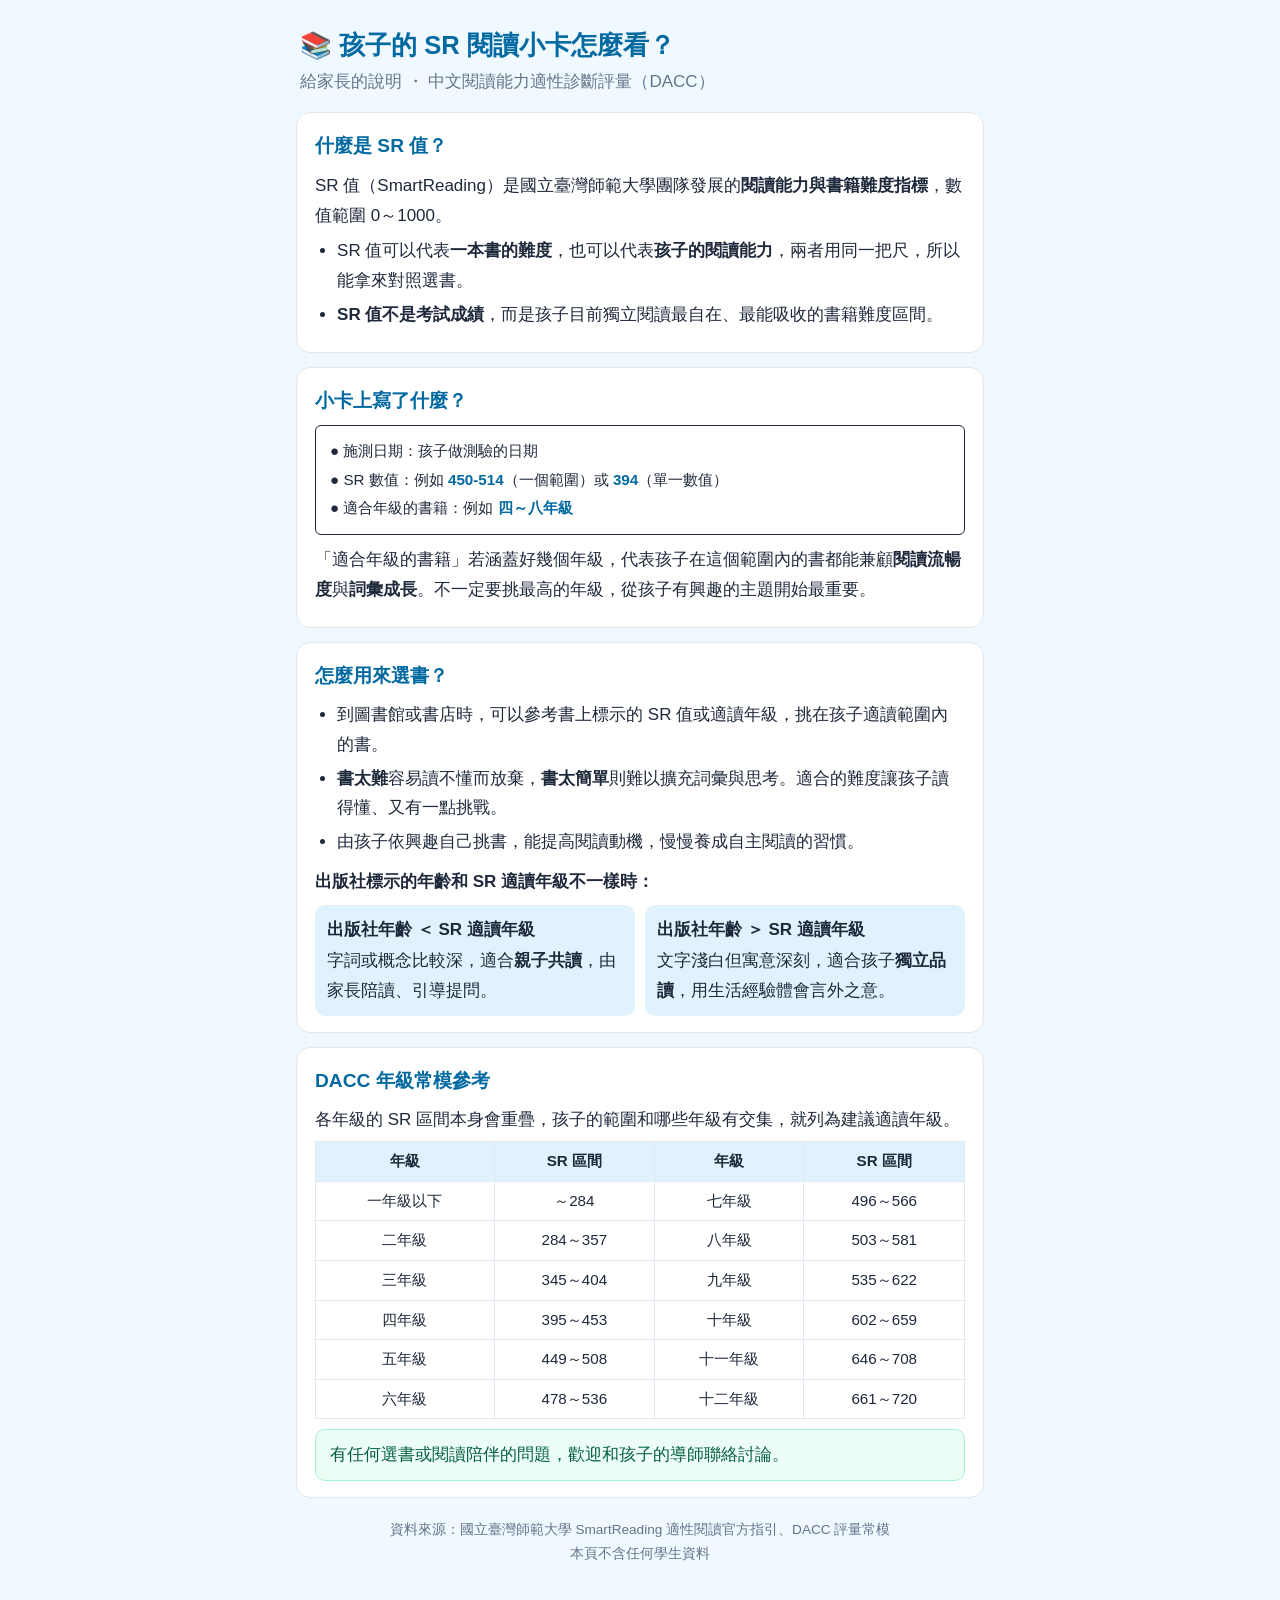
<file: sr-reading/parent.html>
<!DOCTYPE html>
<html lang="zh-TW">
<head>
<meta charset="UTF-8">
<meta name="viewport" content="width=device-width, initial-scale=1.0">
<title>SR 閱讀小卡家長說明</title>
<meta name="description" content="孩子帶回的 SR 閱讀結果小卡怎麼看、怎麼依適讀年級選書。">
<style>
    :root {
        --bg: #f0f9ff; --card: #ffffff; --text: #1e293b; --muted: #64748b; --line: #e2e8f0;
        --primary: #0369a1; --primary-soft: #e0f2fe; --tip-bg: #ecfdf5; --tip-line: #a7f3d0; --tip-text: #065f46;
    }
    @media (prefers-color-scheme: dark) {
        :root:not([data-theme="light"]) {
            --bg: #0f172a; --card: #1e293b; --text: #e2e8f0; --muted: #94a3b8; --line: #334155;
            --primary: #38bdf8; --primary-soft: #0c4a6e; --tip-bg: #052e16; --tip-line: #166534; --tip-text: #bbf7d0;
        }
    }
    :root[data-theme="dark"] {
        --bg: #0f172a; --card: #1e293b; --text: #e2e8f0; --muted: #94a3b8; --line: #334155;
        --primary: #38bdf8; --primary-soft: #0c4a6e; --tip-bg: #052e16; --tip-line: #166534; --tip-text: #bbf7d0;
    }
    * { box-sizing: border-box; }
    body { margin: 0; background: var(--bg); color: var(--text); font-family: -apple-system, BlinkMacSystemFont, "Segoe UI", "Noto Sans TC", "Microsoft JhengHei", sans-serif; line-height: 1.75; font-size: 17px; }
    .wrap { max-width: 720px; margin: 0 auto; padding: 20px 16px 48px; }
    header { padding: 8px 4px 16px; }
    header h1 { margin: 0 0 4px; font-size: 1.6rem; color: var(--primary); line-height: 1.35; }
    header p { margin: 0; color: var(--muted); }
    section { background: var(--card); border: 1px solid var(--line); border-radius: 14px; padding: 16px 18px; margin-bottom: 14px; }
    h2 { margin: 0 0 8px; font-size: 1.2rem; color: var(--primary); }
    p { margin: 6px 0; }
    ul { margin: 6px 0; padding-left: 1.3em; }
    li { margin: 4px 0; }
    .card-demo { border: 1.5px solid var(--text); border-radius: 6px; padding: 10px 14px; font-size: 0.95rem; }
    .card-demo div { margin: 2px 0; }
    .card-demo b { color: var(--primary); }
    .tip { background: var(--tip-bg); border: 1px solid var(--tip-line); color: var(--tip-text); border-radius: 10px; padding: 10px 14px; margin: 10px 0 0; }
    .compare { display: grid; grid-template-columns: 1fr 1fr; gap: 10px; margin-top: 8px; }
    .compare div { background: var(--primary-soft); border-radius: 10px; padding: 10px 12px; }
    .compare strong { display: block; margin-bottom: 2px; }
    table { width: 100%; border-collapse: collapse; font-size: 0.95rem; }
    th, td { border: 1px solid var(--line); padding: 6px 8px; text-align: center; }
    th { background: var(--primary-soft); }
    footer { color: var(--muted); font-size: 0.85rem; text-align: center; margin-top: 20px; }
    @media (max-width: 520px) { .compare { grid-template-columns: 1fr; } body { font-size: 16px; } }
</style>
</head>
<body>
<div class="wrap">

<header>
    <h1>📚 孩子的 SR 閱讀小卡怎麼看？</h1>
    <p>給家長的說明 ・ 中文閱讀能力適性診斷評量（DACC）</p>
</header>

<section>
    <h2>什麼是 SR 值？</h2>
    <p>SR 值（SmartReading）是國立臺灣師範大學團隊發展的<b>閱讀能力與書籍難度指標</b>，數值範圍 0～1000。</p>
    <ul>
        <li>SR 值可以代表<b>一本書的難度</b>，也可以代表<b>孩子的閱讀能力</b>，兩者用同一把尺，所以能拿來對照選書。</li>
        <li><b>SR 值不是考試成績</b>，而是孩子目前獨立閱讀最自在、最能吸收的書籍難度區間。</li>
    </ul>
</section>

<section>
    <h2>小卡上寫了什麼？</h2>
    <div class="card-demo">
        <div>● 施測日期：孩子做測驗的日期</div>
        <div>● SR 數值：例如 <b>450-514</b>（一個範圍）或 <b>394</b>（單一數值）</div>
        <div>● 適合年級的書籍：例如 <b>四～八年級</b></div>
    </div>
    <p style="margin-top: 10px;">「適合年級的書籍」若涵蓋好幾個年級，代表孩子在這個範圍內的書都能兼顧<b>閱讀流暢度</b>與<b>詞彙成長</b>。不一定要挑最高的年級，從孩子有興趣的主題開始最重要。</p>
</section>

<section>
    <h2>怎麼用來選書？</h2>
    <ul>
        <li>到圖書館或書店時，可以參考書上標示的 SR 值或適讀年級，挑在孩子適讀範圍內的書。</li>
        <li><b>書太難</b>容易讀不懂而放棄，<b>書太簡單</b>則難以擴充詞彙與思考。適合的難度讓孩子讀得懂、又有一點挑戰。</li>
        <li>由孩子依興趣自己挑書，能提高閱讀動機，慢慢養成自主閱讀的習慣。</li>
    </ul>
    <p style="margin-top: 10px;"><b>出版社標示的年齡和 SR 適讀年級不一樣時：</b></p>
    <div class="compare">
        <div><strong>出版社年齡 ＜ SR 適讀年級</strong>字詞或概念比較深，適合<b>親子共讀</b>，由家長陪讀、引導提問。</div>
        <div><strong>出版社年齡 ＞ SR 適讀年級</strong>文字淺白但寓意深刻，適合孩子<b>獨立品讀</b>，用生活經驗體會言外之意。</div>
    </div>
</section>

<section>
    <h2>DACC 年級常模參考</h2>
    <p>各年級的 SR 區間本身會重疊，孩子的範圍和哪些年級有交集，就列為建議適讀年級。</p>
    <table>
        <tr><th>年級</th><th>SR 區間</th><th>年級</th><th>SR 區間</th></tr>
        <tr><td>一年級以下</td><td>～284</td><td>七年級</td><td>496～566</td></tr>
        <tr><td>二年級</td><td>284～357</td><td>八年級</td><td>503～581</td></tr>
        <tr><td>三年級</td><td>345～404</td><td>九年級</td><td>535～622</td></tr>
        <tr><td>四年級</td><td>395～453</td><td>十年級</td><td>602～659</td></tr>
        <tr><td>五年級</td><td>449～508</td><td>十一年級</td><td>646～708</td></tr>
        <tr><td>六年級</td><td>478～536</td><td>十二年級</td><td>661～720</td></tr>
    </table>
    <div class="tip">有任何選書或閱讀陪伴的問題，歡迎和孩子的導師聯絡討論。</div>
</section>

<footer>資料來源：國立臺灣師範大學 SmartReading 適性閱讀官方指引、DACC 評量常模<br>本頁不含任何學生資料</footer>
</div>
</body>
</html>
</file>
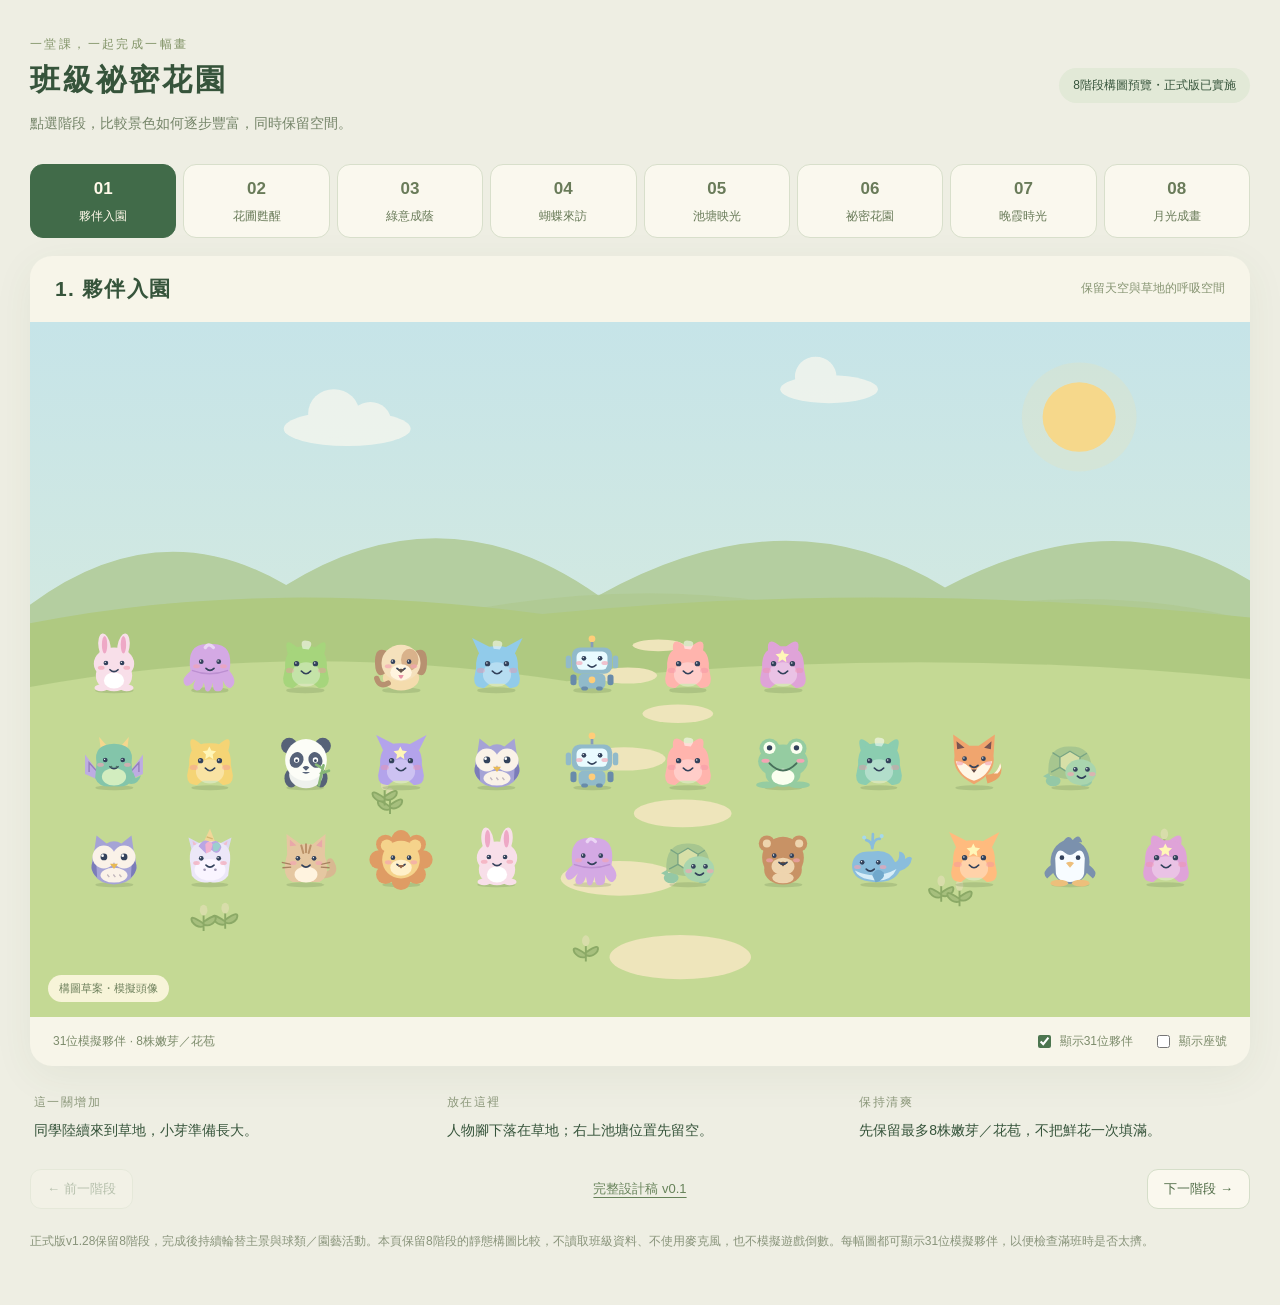
<file: docs/design/garden-eight-stages-preview.html>
<!doctype html>
<html lang="zh-Hant">
<head>
<meta charset="utf-8"><meta name="viewport" content="width=device-width,initial-scale=1">
<title>祕密花園・8階段設計預覽</title>
<style>
:root{--ink:#36543b;--muted:#748468;--paper:#f7f5e9;--sky-top:#c6e4e8;--sky-bottom:#e2efd8;--grass:#c4d994;--grass-far:#afc981;--leaf:#95b479;--hill:#b4cea0;--water:#add8dc}*{box-sizing:border-box}body{margin:0;background:#eeeee3;color:var(--ink);font-family:"Microsoft JhengHei","PingFang TC",sans-serif}button,input{font:inherit}button{cursor:pointer}button:focus-visible,input:focus-visible,a:focus-visible{outline:3px solid #bd9c59;outline-offset:4px}.page{max-width:1280px;margin:auto;padding:34px 30px 40px}.masthead{display:flex;align-items:center;justify-content:space-between;gap:20px;flex-wrap:wrap}h1{font-size:30px;letter-spacing:.1em;margin:7px 0 10px}.eyebrow{font-size:12px;letter-spacing:.2em;color:#819367}.masthead p{margin:0;font-size:14px;line-height:1.8;color:var(--muted)}.design-tag{padding:9px 14px;background:#e2e9d7;border-radius:20px;font-size:12px;white-space:nowrap}.tabs{display:grid;grid-template-columns:repeat(8,minmax(0,1fr));gap:7px;margin:28px 0 18px}.tabs button{border:1px solid #d8dfcb;border-radius:13px;background:#faf8ee;color:#697b59;padding:12px 5px;display:flex;flex-direction:column;align-items:center;gap:7px;font-size:12px;line-height:1.4}.tabs button b{font-size:17px;font-weight:700}.tabs button[aria-pressed=true]{background:#416b49;color:#fff9e9;border-color:#416b49}.composition{background:var(--paper);border-radius:22px;overflow:hidden;box-shadow:0 10px 40px #465b3510}.art-heading{display:flex;align-items:center;justify-content:space-between;gap:20px;padding:19px 25px}.art-heading h2{font-size:21px;letter-spacing:.06em;margin:0}.art-heading span{font-size:12px;color:#879573}.painting{position:relative;overflow:hidden;height:620px;isolation:isolate;background:var(--sky-top)}.landscape{position:absolute;inset:0;width:100%;height:100%;z-index:-1}.landscape [data-layer]{opacity:0;transition:opacity .6s ease}.landscape [data-layer].visible{opacity:1}.landscape .sky-stop,.landscape .grass-fill{transition:stop-color .8s,fill .8s}.people{position:absolute;inset:0 3% 9%;z-index:2;pointer-events:none}.demo-person{position:absolute;width:var(--size,50px);text-align:center;transform:translate(-50%,-50%)}.demo-person>svg{width:100%;height:auto;display:block;position:relative;z-index:2}.demo-person>svg>ellipse[fill="#edf0fa"],.demo-person>svg>ellipse[fill="#e8edf8"]{fill:transparent}.demo-ground{position:absolute;top:calc(var(--size)*.84);left:22%;width:56%;height:calc(var(--size)*.08);background:#4b673a30;border-radius:50%}.number{display:block;height:24px;visibility:hidden}.number span{display:inline-block;background:#fff8e7e8;font-size:11px;line-height:1.3;font-weight:700;padding:3px 7px;border-radius:15px}.show-numbers .number{visibility:visible}.paint-mark{position:absolute;left:18px;bottom:15px;background:#fff9e4dc;color:#6e805c;border-radius:18px;padding:6px 11px;font-size:11px;z-index:3}.art-footer{padding:15px 23px;display:flex;align-items:center;justify-content:space-between;gap:16px;flex-wrap:wrap;font-size:12px;color:#7d8c6c}.toggles{display:flex;gap:20px}.toggles label{display:flex;gap:6px;align-items:center;cursor:pointer}.toggles input{accent-color:#4c754f}.detail{display:grid;grid-template-columns:1fr 1fr 1fr;gap:26px;margin:26px 4px}.detail small{font-size:12px;color:#8c987b;letter-spacing:.12em}.detail p{font-size:14px;line-height:1.8;margin:7px 0 0}.navigation{display:flex;justify-content:space-between;align-items:center;gap:16px;margin-top:24px}.navigation button{border:1px solid #d5dec9;background:#faf8ee;color:#516d48;padding:10px 16px;border-radius:11px;font-size:13px}.navigation button:disabled{opacity:.35;cursor:default}.navigation a{font-size:13px;color:#668259;text-underline-offset:4px}.caution{font-size:12px;color:#89947b;line-height:1.8;margin-top:22px}.bridge-rail{stroke:#a17d58;stroke-width:4;fill:none;stroke-linecap:round}.moon,.sun{transition:opacity .7s,transform .7s}.moon{opacity:0}body[data-stage="7"] .moon{opacity:1}body[data-stage="7"] .sun{opacity:0}body[data-stage="6"] .sun{transform:translateY(65px)}@media(max-width:850px){.tabs{grid-template-columns:repeat(4,minmax(0,1fr))}.page{padding:22px 16px}.detail{grid-template-columns:1fr;gap:15px}.art-heading{padding:16px}.art-heading h2{font-size:18px}.art-heading span{font-size:11px}.art-footer{padding:13px 16px}.painting{height:590px}h1{font-size:25px}.art-heading{align-items:flex-start;flex-direction:column;gap:6px}}@media(prefers-reduced-motion:reduce){*,*::before,*::after{transition:none!important;animation:none!important}}
</style>
</head>
<body data-stage="0">
<main class="page">
 <header class="masthead"><div><span class="eyebrow">一堂課，一起完成一幅畫</span><h1>班級祕密花園</h1><p>點選階段，比較景色如何逐步豐富，同時保留空間。</p></div><span class="design-tag">8階段構圖預覽・正式版已實施</span></header>
 <nav class="tabs" aria-label="切換設計階段"></nav>
 <section class="composition" aria-label="花園構圖預覽">
  <div class="art-heading"><h2 id="stage-title">1. 夥伴入園</h2><span id="stage-caption">保留天空與草地的呼吸空間</span></div>
  <div class="painting" id="painting">
   <svg class="landscape" viewBox="0 0 1000 600" preserveAspectRatio="none" role="img" aria-label="由日間草地逐步完成為月光花園的構圖草案">
    <defs>
     <linearGradient id="preview-sky" x2="0" y2="1"><stop class="sky-stop" stop-color="var(--sky-top)"/><stop class="sky-stop" offset="1" stop-color="var(--sky-bottom)"/></linearGradient>
     <g id="preview-flower"><path d="M0 27V0M0 16Q-14 3-12 14Q-7 22 0 20M0 19Q14 6 12 17Q6 25 0 23" stroke="#87a966" stroke-width="2.5" fill="#9fbd7a"/><g fill="currentColor"><ellipse cy="-7" rx="5" ry="8"/><ellipse cx="7" rx="8" ry="5"/><ellipse cy="7" rx="5" ry="8"/><ellipse cx="-7" rx="8" ry="5"/></g><circle r="4" fill="#e7bf70"/></g>
     <g id="preview-tree"><path d="M0 0V-92" stroke="#b69776" stroke-width="14" stroke-linecap="round"/><g fill="var(--leaf)"><circle cx="-30" cy="-88" r="40"/><circle cx="26" cy="-100" r="46"/><circle cx="-9" cy="-128" r="41"/></g><g fill="#bdd1a1" opacity=".45"><ellipse cx="-24" cy="-106" rx="22" ry="15"/><ellipse cx="31" cy="-124" rx="21" ry="15"/></g></g>
     <g id="preview-butterfly"><g fill="currentColor"><ellipse cx="-7" cy="-3" rx="8" ry="10" transform="rotate(-20 -7 -3)"/><ellipse cx="7" cy="-3" rx="8" ry="10" transform="rotate(20 7 -3)"/><circle cx="-5" cy="8" r="6"/><circle cx="5" cy="8" r="6"/></g><path d="M0-8V12" stroke="#8a7654" stroke-width="2"/></g>
     <mask id="preview-moon-cut"><rect width="1000" height="600" fill="white"/><circle cx="878" cy="65" r="31" fill="black"/></mask>
    </defs>
    <path fill="url(#preview-sky)" d="M0 0H1000V600H0Z"/>
    <g class="sun"><circle cx="860" cy="82" r="47" fill="#f8df9b" opacity=".18"/><circle cx="860" cy="82" r="30" fill="#f6d88b"/></g>
    <circle class="moon" cx="860" cy="82" r="31" fill="#fff2cf" mask="url(#preview-moon-cut)"/>
    <g fill="#fffaf0" opacity=".65"><ellipse cx="260" cy="92" rx="52" ry="15"/><circle cx="249" cy="79" r="21"/><circle cx="279" cy="86" r="17"/><ellipse cx="655" cy="58" rx="40" ry="12"/><circle cx="644" cy="47" r="17"/></g>
    <path d="M0 244Q105 162 210 227Q340 142 466 236Q620 145 750 229Q890 152 1000 223V600H0Z" fill="var(--hill)"/>
    <path d="M0 267Q145 218 300 262Q510 207 690 260Q870 219 1000 258V600H0Z" fill="#adc68b" opacity=".55"/>
    <g data-layer="trees"><use href="#preview-tree" x="122" y="272"/><use href="#preview-tree" transform="translate(361 263) scale(.76)"/><use href="#preview-tree" transform="translate(641 270) scale(.88)"/></g>
    <path class="grass-fill" d="M0 260Q190 220 420 252Q700 222 1000 255V600H0Z" fill="var(--grass-far)"/>
    <path class="grass-fill" d="M0 315Q215 273 440 310Q720 278 1000 308V600H0Z" fill="var(--grass)"/>
    <g fill="#eee5bb"><ellipse cx="515" cy="279" rx="21" ry="5"/><ellipse cx="490" cy="305" rx="24" ry="7"/><ellipse cx="531" cy="338" rx="29" ry="8"/><ellipse cx="487" cy="377" rx="34" ry="10"/><ellipse cx="535" cy="424" rx="40" ry="12"/><ellipse cx="483" cy="480" rx="48" ry="15"/><ellipse cx="533" cy="548" rx="58" ry="19"/></g>
    <g data-layer="pond"><path d="M880 264Q758 251 716 292Q685 325 795 351Q906 371 986 344Q1017 290 880 264Z" fill="#a3bd88"/><path d="M890 271Q777 257 734 294Q704 322 801 343Q911 361 980 336Q1002 296 890 271Z" fill="var(--water)"/><g stroke="#e5f1e8" stroke-width="3" stroke-linecap="round" opacity=".7"><path d="M775 296h30M880 288h23M916 325h32M800 331h22"/></g><ellipse cx="880" cy="332" rx="21" ry="6" fill="#8bb67f"/><path d="M880 329Q865 313 868 309Q879 309 882 320Q879 301 887 299Q895 309 887 322Q901 311 904 316Q900 328 880 329Z" fill="#efc1ca"/></g>
    <g data-layer="bridge"><path d="M714 329Q848 265 988 327" stroke="#c3a17c" stroke-width="15" stroke-linecap="round"/><path d="M716 314Q848 250 987 312" class="bridge-rail"/><path d="M740 318V303M784 298V283M830 289V274M875 290V275M921 300V285M965 317V302" class="bridge-rail"/><path d="M744 322L740 312M780 307L777 297M819 296L817 286M859 294V284M900 299L903 289M939 310L943 300M976 325L980 315" stroke="#a98661" stroke-width="3"/></g>
    <g id="ordinary-plants"></g>
    <g data-layer="beds" id="beds"></g>
    <g data-layer="butterflies" style="color:#e8bd81"><use href="#preview-butterfly" transform="translate(250 325) scale(.75)"/><use href="#preview-butterfly" transform="translate(680 360) scale(.65)" style="color:#d4b6df"/><use href="#preview-butterfly" transform="translate(835 248) scale(.6)" style="color:#ecc5b6"/></g>
    <g data-layer="stars" id="stars" fill="#fff1bd"></g>
    <g data-layer="fireflies" fill="#eeeaa2" opacity=".8"><circle cx="182" cy="304" r="2.3"/><circle cx="430" cy="331" r="2"/><circle cx="625" cy="292" r="2.4"/><circle cx="716" cy="369" r="2"/><circle cx="886" cy="250" r="2.2"/></g>
   </svg>
   <div id="preview-people" class="people"></div>
   <span class="paint-mark">構圖草案・模擬頭像</span>
  </div>
  <div class="art-footer"><span id="density">31位模擬夥伴</span><div class="toggles"><label><input id="show-people" type="checkbox" checked>顯示31位夥伴</label><label><input id="show-numbers" type="checkbox">顯示座號</label></div></div>
 </section>
 <section class="detail" aria-label="本階段設計重點"><div><small>這一關增加</small><p id="new-detail"></p></div><div><small>放在這裡</small><p id="place-detail"></p></div><div><small>保持清爽</small><p id="calm-detail"></p></div></section>
 <div class="navigation"><button id="previous" type="button">← 前一階段</button><a href="garden-eight-stages-v0.1.md">完整設計稿 v0.1</a><button id="next" type="button">下一階段 →</button></div>
 <p class="caution">正式版v1.28保留8階段，完成後持續輪替主景與球類／園藝活動。本頁保留8階段的靜態構圖比較，不讀取班級資料、不使用麥克風，也不模擬遊戲倒數。每幅圖都可顯示31位模擬夥伴，以便檢查滿班時是否太擠。</p>
</main>
<script src="../../points/avatars.js"></script><script src="../../garden/life.js"></script>
<script>
(function(){
 'use strict';
 var steps=[
  {name:'夥伴入園',caption:'保留天空與草地的呼吸空間',add:'同學陸續來到草地，小芽準備長大。',place:'人物腳下落在草地；右上池塘位置先留空。',calm:'先保留最多8株嫩芽／花苞，不把鮮花一次填滿。',plants:8},
  {name:'花圃甦醒',caption:'四個花圃，讓畫面有節奏',add:'花苞綻放，四處花圃第一次明顯盛開。',place:'花叢集中在左右與邊緣，不鋪滿每個人物空格。',calm:'只用奶油白、淡桃、淡紫，保留中間小徑。',plants:20},
  {name:'綠意成蔭',caption:'用遠近層次豐富花園',add:'中後景增加三組樹冠與灌木。',place:'樹木在人物後方，樹根接地，不放到小徑中間。',calm:'後面更淡、前面更清楚；之後不再一直加樹。',plants:28},
  {name:'蝴蝶來訪',caption:'少量生命，輕輕點綴',add:'三隻背景蝴蝶，停留在花圃附近。',place:'以花圃為活動區，不讓蝴蝶滿天亂飛。',calm:'背景最多三隻；角色追蝶最多同時兩隻。',plants:36},
  {name:'池塘映光',caption:'右側出現安靜的視覺重心',add:'池塘、荷花與幾道柔和倒影。',place:'使用一開始就留出的右上區域，人物不站在水上。',calm:'水面保持大片留白，不塞滿魚和水花。',plants:42},
  {name:'祕密花園',caption:'一座小木橋，成為整幅畫的主景',add:'池塘兩岸慢慢出現一座木橋。',place:'橋接兩岸、呼應石頭小徑；人物仍在草地。',calm:'只選木橋這一個主景，不再同時加小屋和拱門。',plants:48},
  {name:'晚霞時光',caption:'不加物件，也能有新的驚喜',add:'天空轉成淡橘與粉紫，草地和水面染上暖光。',place:'整幅畫一起調色，維持原來的空間與站位。',calm:'停止新增植物，這關只變光線，已有花苞仍可開花。',plants:48},
  {name:'月光成畫',caption:'安靜地完成，全班一起守護',add:'月色、少量星星與螢火，池塘映出夜色。',place:'星星在天空，螢火在樹叢旁；人物仍全部落地。',calm:'星星最多12顆、螢火最多5點，之後不無限堆新物件。',plants:48}
 ];
 var stage=0,$=function(id){return document.getElementById(id);},tabs=document.querySelector('.tabs'),seats=Array.from({length:32},function(_,i){return i+1;}).filter(function(n){return n!==7;});
 steps.forEach(function(s,i){var b=document.createElement('button');b.type='button';b.setAttribute('aria-pressed',i===0?'true':'false');b.innerHTML='<b>'+String(i+1).padStart(2,'0')+'</b><span>'+s.name+'</span>';b.onclick=function(){stage=i;render();};tabs.appendChild(b);});
 var beds=$('beds');[[190,505],[735,500],[340,419],[875,418]].forEach(function(p,i){var g=document.createElementNS('http://www.w3.org/2000/svg','g');g.setAttribute('transform','translate('+p[0]+' '+p[1]+')');g.innerHTML='<ellipse cy="23" rx="49" ry="10" fill="#c6a57f"/><ellipse cy="17" rx="47" ry="9" fill="#a28d6a"/><use href="#preview-flower" x="-25" y="-2" style="color:#ffefd1"/><use href="#preview-flower" x="0" y="-12" style="color:#efc3b4"/><use href="#preview-flower" x="25" y="0" style="color:#dfcee7"/>';beds.appendChild(g);});
 var stars=$('stars');for(var j=0;j<12;j++){var star=document.createElementNS('http://www.w3.org/2000/svg','path');var x=60+j*71%890,y=32+j*37%156;star.setAttribute('d','M'+x+' '+(y-4)+'L'+(x+1)+' '+(y-1)+'L'+(x+4)+' '+y+'L'+(x+1)+' '+(y+1)+'L'+x+' '+(y+4)+'L'+(x-1)+' '+(y+1)+'L'+(x-4)+' '+y+'L'+(x-1)+' '+(y-1)+'Z');stars.appendChild(star);}
 function drawPlants(n){var box=$('ordinary-plants');box.textContent='';for(var i=0;i<n;i++){var group=i%5,ring=Math.floor(i/5),anchors=[[16,83],[73,82],[32,68],[91,73],[46,91]],a=anchors[group],x=a[0]*10+Math.sin(i*2.4)*Math.min(90,25+ring*8),y=a[1]*6+Math.cos(i*2.4)*Math.min(38,10+ring*4),g=document.createElementNS('http://www.w3.org/2000/svg','g');g.setAttribute('transform','translate('+x.toFixed(1)+' '+y.toFixed(1)+') scale(.78)');if(stage===0)g.innerHTML='<path d="M0 20V0M0 12Q-16 0-12 10Q-7 17 0 15M0 10Q16-2 12 9Q7 16 0 13" stroke="#8ba966" stroke-width="2" fill="#a6bf7d"/><ellipse cy="-3" rx="4" ry="6" fill="#d8ddaa"/>';else{g.style.color=['#ffefd1','#efc3b4','#dfcee7'][i%3];g.innerHTML='<use href="#preview-flower"/>';}box.appendChild(g);}}
 function drawPeople(){var scene=$('painting'),box=$('preview-people'),width=scene.clientWidth,layout=window.GardenLife.groundLayout(width,0,31);scene.style.height=Math.max(width*.57,layout.requiredHeight)+'px';layout=window.GardenLife.groundLayout(width,scene.clientHeight,31);box.textContent='';box.classList.toggle('show-numbers',$('show-numbers').checked);if(!$('show-people').checked)return;box.style.setProperty('--size',layout.size+'px');seats.forEach(function(n,i){var node=document.createElement('div'),p=layout.positions[i];node.className='demo-person';node.style.left=p.left+'%';node.style.top=p.top+'%';node.innerHTML='<span class="demo-ground"></span>'+window.c408PointAvatars.svg((i*7+8)%24)+'<small class="number"><span>'+String(n).padStart(2,'0')+'號</span></small>';box.appendChild(node);});}
 function render(){var s=steps[stage];document.body.dataset.stage=stage;Array.from(tabs.children).forEach(function(b,i){b.setAttribute('aria-pressed',i===stage?'true':'false');});$('stage-title').textContent=(stage+1)+'. '+s.name;$('stage-caption').textContent=s.caption;$('new-detail').textContent=s.add;$('place-detail').textContent=s.place;$('calm-detail').textContent=s.calm;$('previous').disabled=stage===0;$('next').disabled=stage===7;document.querySelectorAll('[data-layer]').forEach(function(g){var at={beds:1,trees:2,butterflies:3,pond:4,bridge:5,stars:7,fireflies:7}[g.dataset.layer];g.classList.toggle('visible',stage>=at);});var palette=stage===7?['#405773','#a8b1b1','#9eae83','#8fa27b','#859c7b','#9db18f','#9bbfc8']:stage===6?['#efc898','#dfc1cf','#cad28e','#bac98c','#9eaf7b','#c2c399','#c8d0ca']:['#c6e4e8','#e2efd8','#c4d994','#afc981','#95b479','#b4cea0','#add8dc'];['--sky-top','--sky-bottom','--grass','--grass-far','--leaf','--hill','--water'].forEach(function(k,i){document.documentElement.style.setProperty(k,palette[i]);});drawPlants(s.plants);drawPeople();$('density').textContent=($('show-people').checked?'31位模擬夥伴':'純風景')+' · '+s.plants+'株'+(stage===0?'嫩芽／花苞': '一般植物')+(stage>=1?'＋4個花圃':'')+(stage>=3?' · 蝴蝶3隻':'')+(stage>=7?' · 星12顆／螢火5點':'');}
 $('previous').onclick=function(){if(stage>0){stage--;render();}};$('next').onclick=function(){if(stage<7){stage++;render();}};$('show-people').onchange=render;$('show-numbers').onchange=drawPeople;window.addEventListener('resize',drawPeople);document.addEventListener('keydown',function(e){if(e.target.tagName==='INPUT')return;if(e.key==='ArrowRight'&&stage<7){stage++;render();}if(e.key==='ArrowLeft'&&stage>0){stage--;render();}});render();
}());
</script>
</body>
</html>
</file>
<file: garden/garden.css>
:root{color-scheme:light;--ink:#34553a;--muted:#65775e;--cream:#faf7eb;--green:#3f6847;--line:#dce3ce;--sage:#e5edda}*{box-sizing:border-box}body{margin:0;background:#f2f1e8;color:var(--ink);font-family:"Arial Rounded MT Bold","Microsoft JhengHei","PingFang TC",sans-serif}button,input,select{font:inherit}button{cursor:pointer}button:disabled{cursor:default;opacity:.5}button:focus-visible,summary:focus-visible,input:focus-visible,select:focus-visible{outline:3px solid #c89b41;outline-offset:4px}[hidden]{display:none!important}.garden-shell{background:var(--cream);width:100%;box-shadow:0 8px 40px #3651350a}.garden-header{display:flex;justify-content:space-between;align-items:center;gap:24px;padding:20px 3.4%;min-height:106px}.garden-brand{display:flex;align-items:center;gap:15px}.brand-leaf{font-size:70px;line-height:.9;color:#83a45e;transform:rotate(-25deg)}h1{font-size:clamp(24px,2.9vw,42px);letter-spacing:.09em;margin:0;font-weight:900}.garden-brand p{margin:6px 0 0;font-size:clamp(12px,1.1vw,16px);letter-spacing:.13em;color:#6d7f5f}.garden-timer{display:flex;align-items:center;gap:18px;background:#e3ebd3;padding:10px 14px 10px 22px;border-radius:50px;white-space:nowrap}.garden-timer>span{font-weight:700;letter-spacing:.05em;font-size:16px}.garden-timer strong{font-size:clamp(32px,3.8vw,54px);line-height:1;font-variant-numeric:tabular-nums;letter-spacing:.04em}.icon-button{display:inline-flex;align-items:center;justify-content:center;width:42px;height:42px;flex-shrink:0;border:0;border-radius:50%;background:#466a45;color:#fff;font-size:25px;line-height:1}.garden-scene{position:relative;height:clamp(430px,calc(100svh - 176px),850px);overflow:hidden;isolation:isolate;background:#cae1c0}.garden-landscape{position:absolute;width:100%;height:100%;object-fit:cover;object-position:50% 55%;z-index:-3}.garden-weather{position:absolute;inset:0;pointer-events:none;background:#c2cdd0;opacity:0;transition:opacity 2s;z-index:2}.garden-scene[data-mood=resting] .garden-weather{opacity:.27}.garden-scene[data-mood=paused] .garden-weather{opacity:.13}.garden-visitors{position:absolute;inset:0 3% 9%;z-index:3}.garden-visitor{position:absolute;width:clamp(38px,6.3vw,104px);text-align:center;transform:translate(-50%,-50%);filter:drop-shadow(0 6px 3px #31553110);animation:visitor-arrives 1.2s ease-out both}.garden-visitor svg{width:100%;height:auto;display:block;overflow:visible}.garden-visitor .visitor-body{animation:visitor-breathe 6s ease-in-out infinite;animation-delay:var(--delay,0s);transform-origin:50% 90%}.garden-visitor small{display:inline-block;background:#fff9e9ed;padding:3px 10px;border-radius:18px;font-weight:800;font-size:clamp(10px,1.02vw,15px);line-height:1.2;white-space:nowrap;box-shadow:0 2px 0 #63845612}.garden-scene[data-mood=resting] .visitor-body,.garden-scene[data-mood=paused] .visitor-body{animation-play-state:paused}.garden-scene[data-mood=resting] .garden-visitor{filter:saturate(.75)}.garden-blooms{position:absolute;inset:0;z-index:-1;pointer-events:none}.garden-bloom{position:absolute;color:var(--flower);font-size:clamp(22px,3vw,48px);text-shadow:0 2px 0 #496d3c1a;animation:flower-arrives 2s both}.garden-welcome,.garden-finish{position:absolute;top:44%;left:50%;transform:translate(-50%,-50%);width:min(440px,88%);text-align:center;background:#fffcf0ed;padding:28px 30px 25px;border:1px solid #fff8dd;border-radius:28px;box-shadow:0 16px 50px #315a3114;z-index:5}.garden-welcome h2,.garden-finish h2{font-size:23px;letter-spacing:.07em;margin:8px 0 12px}.garden-welcome p,.garden-finish p{font-size:15px;line-height:1.9;color:#6a7f5c;margin:0 0 18px}.welcome-leaf,.garden-finish>span{font-size:42px;color:#88a260}.scene-caption{position:absolute;bottom:18px;left:50%;transform:translateX(-50%);max-width:94%;background:#fffbeaeb;border:1px solid #ffffff96;box-shadow:0 4px 12px #28502b0a;border-radius:50px;display:flex;align-items:center;gap:12px;padding:12px 26px;font-weight:800;font-size:clamp(14px,1.5vw,22px);white-space:nowrap;z-index:6;letter-spacing:.08em}.caption-dot{width:10px;height:10px;border-radius:50%;background:#90ad68;flex-shrink:0}.garden-footer{min-height:70px;display:flex;align-items:center;justify-content:space-between;gap:16px;padding:12px 3.4%}.visitor-count{display:flex;align-items:center;gap:12px;white-space:nowrap;font-size:clamp(13px,1.5vw,21px);letter-spacing:.04em}.visitor-count strong{font-variant-numeric:tabular-nums}.little-leaf{font-size:30px;color:#88a260}.garden-footnote{font-size:13px;color:#849074;letter-spacing:.06em}.garden-footer .icon-button{color:#496d48;background:transparent;font-size:32px}.teacher-panel{max-width:1180px;margin:34px auto 45px;padding:0 28px}.teacher-heading{display:flex;justify-content:space-between;align-items:center;gap:20px;margin-bottom:24px}.eyebrow{font-size:12px;letter-spacing:.2em;color:#8b946f}.teacher-heading h2{font-size:23px;margin:8px 0 0;letter-spacing:.06em}.source-actions{display:flex;gap:10px;flex-wrap:wrap}.garden-controls{display:flex;align-items:flex-end;gap:20px;flex-wrap:wrap}.garden-controls label{font-size:13px;display:flex;flex-direction:column;gap:8px;color:#6b795b}.garden-controls input,.garden-controls select{border:1px solid #d6ddc9;background:#fffdf4;border-radius:12px;padding:12px;color:var(--ink);height:47px}.garden-controls input{width:82px}.number-wrap{font-size:14px}.primary-button,.soft-button,.text-button{border:0;border-radius:12px;min-height:44px;padding:11px 18px;font-size:14px;font-weight:700}.primary-button{color:#fff9e8;background:#436c49;box-shadow:0 3px 0 #2c5135;letter-spacing:.06em}.primary-button span{margin-left:16px}.primary-button:hover{background:#355c3a}.soft-button{background:#e5ebdb;color:#526e46;border:1px solid #d9e2ca}.text-button{background:transparent;color:#748167}.source-note{font-size:13px;color:#7d896d;margin:22px 0 6px;line-height:1.7}.garden-message{min-height:24px;font-size:14px;color:#546d49;line-height:1.7;margin:5px 0 15px}.garden-message[data-error=true]{color:#95603e}.garden-settings{border-top:1px solid var(--line);padding:17px 0;font-size:13px;line-height:1.9;color:#788369}.garden-settings summary{cursor:pointer;color:#5c704f}.garden-settings p{max-width:920px}.settings-grid{display:flex;flex-wrap:wrap;gap:30px;margin:18px 0}.settings-grid label{display:flex;align-items:center;gap:10px}.settings-grid input{accent-color:#789a56;max-width:140px}.settings-grid output{min-width:24px}.garden-history{display:grid;grid-template-columns:repeat(auto-fill,minmax(220px,1fr));gap:14px;padding:18px 0}.garden-history article{border:1px solid #dce3ce;border-radius:18px;background:#fffcf2;padding:18px;line-height:1.8}.garden-history article strong{display:block}.garden-history article p{font-size:13px;margin:5px 0;color:#7b876d}.garden-history .history-avatars{display:flex;flex-wrap:wrap}.history-avatars svg{width:34px;height:34px}.garden-shell:fullscreen{display:flex;flex-direction:column;height:100svh;overflow:auto}.garden-shell:fullscreen .garden-scene{flex:1;min-height:0;height:auto}.garden-shell:fullscreen .garden-header{min-height:90px}.garden-shell:fullscreen .garden-footer{min-height:65px}@keyframes visitor-arrives{from{opacity:0;translate:0 14px;scale:.8}to{opacity:1;translate:0 0;scale:1}}@keyframes visitor-breathe{0%,100%{transform:translateY(0) rotate(-1deg)}50%{transform:translateY(-3px) rotate(1deg)}}@keyframes flower-arrives{from{opacity:0;scale:.2}to{opacity:1;scale:1}}@media(max-width:760px){.garden-header{padding:14px 18px;gap:12px;flex-wrap:wrap;min-height:120px}.brand-leaf{font-size:50px}.garden-brand{gap:8px}.garden-brand p{letter-spacing:.02em}.garden-timer{margin-left:auto;gap:10px;padding:8px 10px 8px 16px}.garden-timer>span{font-size:13px}.garden-timer .icon-button{width:34px;height:34px;font-size:20px}.garden-scene{height:calc(100svh - 200px);min-height:400px}.garden-footnote{display:none}.teacher-panel{padding:0 18px;margin-top:26px}.teacher-heading{align-items:flex-start;flex-direction:column}.garden-controls{gap:14px}.source-actions{width:100%}.garden-visitor{width:clamp(38px,8vw,62px)}.garden-visitor small{padding:3px 6px}.scene-caption{letter-spacing:.02em;padding:10px 16px}.garden-footer{padding:10px 18px;min-height:66px}}@media(prefers-reduced-motion:reduce){*,*::before,*::after{animation:none!important;transition:none!important}}

/* Keep the complete class legible, with room between rows at every screen size. */
.garden-visitor{width:var(--visitor-size,64px)}

/* Classroom feedback stays visible in projection and fullscreen. */
.garden-timer>span{display:flex;flex-direction:column;gap:4px}.garden-timer small{font-size:11px;opacity:.7;letter-spacing:.08em}.garden-hud{position:absolute;top:18px;left:3%;right:3%;display:flex;justify-content:space-between;gap:16px;align-items:flex-start;z-index:8;pointer-events:none}.garden-meter,.garden-next{background:#fffdf0f2;border:1px solid #fffcdf;border-radius:18px;padding:13px 18px;box-shadow:0 4px 20px #3d65380d;color:#45623e}.garden-meter{width:min(400px,55%)}.meter-heading{display:flex;align-items:center;justify-content:space-between;gap:8px;flex-wrap:wrap;font-size:13px}.meter-heading strong{font-size:26px;line-height:1;font-variant-numeric:tabular-nums}.meter-heading small{font-size:10px}.garden-meter-track{position:relative;margin:10px 0 8px;background:#dce9cc;height:13px;border-radius:8px;overflow:visible}.garden-meter-track>div{position:absolute;inset:0 auto 0 0;background:#85b36a;border-radius:8px;transition:width .15s linear;max-width:100%}.garden-meter-track>span{position:absolute;top:-4px;bottom:-4px;width:3px;background:#405c3c;border-radius:2px}.garden-meter p{margin:0;font-size:12px;line-height:1.5;font-weight:700;min-height:18px}.garden-meter[data-state=over]{background:#fff0dcf5;border-color:#e6b775;color:#9c532c}.garden-meter[data-state=over] .garden-meter-track>div{background:#dc8a59}.garden-next{width:240px;max-width:42%}.garden-next>span{font-size:13px;letter-spacing:.05em;font-weight:800}.garden-next>div{display:flex;align-items:baseline;gap:7px}.garden-next strong{font-size:32px;line-height:1.3;font-variant-numeric:tabular-nums}.garden-next small{font-size:12px}.garden-next div>span{margin-left:auto;font-size:11px;color:#81916a}.garden-next .next-track{height:5px;border-radius:5px;background:#e2e9d7;margin-top:8px;overflow:hidden}.garden-next .next-track>span{display:block;height:100%;margin:0;background:#9ab76d}.garden-next[data-paused=true] .next-track>span{background:#c9ae7d}.garden-rules{display:flex;flex-wrap:wrap;gap:12px 24px;margin-top:20px;font-size:13px;color:#637b52}.garden-rules label{display:flex;align-items:center;gap:8px}.garden-rules input{width:66px;border:1px solid #d7dfc9;background:#fffcf1;color:#3b613c;border-radius:8px;padding:7px;font:inherit}.garden-stage-label{font-size:13px;color:#7d8d60;letter-spacing:.04em;text-align:center}.garden-night{position:absolute;inset:0;z-index:-2;pointer-events:none;background:linear-gradient(#273f6edb,#687eb14d 55%,#41598c20);opacity:0;transition:opacity 5s}.garden-scene[data-stage="3"] .garden-night{opacity:1}.garden-scene[data-stage="3"] .garden-landscape{filter:brightness(.79) saturate(.8);transition:filter 5s}.garden-wildlife{position:absolute;inset:0;z-index:1;pointer-events:none;overflow:hidden}.garden-butterfly{position:absolute;width:clamp(22px,3.3vw,44px);animation:butterfly-drift 9s ease-in-out infinite;animation-delay:var(--delay,0s)}.garden-butterfly svg{width:100%;height:auto;animation:butterfly-wings 1.8s ease-in-out infinite}.garden-star{position:absolute;color:#fff4bb;font-size:clamp(18px,2.2vw,30px);animation:star-glow 5s ease-in-out infinite;animation-delay:var(--delay,0s)}.garden-visitor[data-motion=sway] .visitor-body{animation:visitor-sway 5s ease-in-out infinite;animation-delay:var(--delay,0s)}.garden-visitor[data-motion=hop] .visitor-body{animation:visitor-hop 6s ease-in-out infinite;animation-delay:var(--delay,0s)}.garden-visitor[data-motion=turn] .visitor-body{animation:visitor-turn 7s ease-in-out infinite;animation-delay:var(--delay,0s)}.garden-visitor[data-motion=float] .visitor-body{animation:visitor-float 5.5s ease-in-out infinite;animation-delay:var(--delay,0s)}.garden-scene[data-mood=resting] .visitor-body,.garden-scene[data-mood=paused] .visitor-body,.garden-scene[data-mood=resting] .garden-butterfly,.garden-scene[data-mood=paused] .garden-butterfly,.garden-scene[data-mood=resting] .garden-butterfly svg,.garden-scene[data-mood=paused] .garden-butterfly svg,body[data-phase=ended] .visitor-body{animation-play-state:paused}
@keyframes visitor-sway{0%,100%{transform:rotate(-4deg) translateX(-2px)}50%{transform:rotate(4deg) translateX(2px)}}@keyframes visitor-hop{0%,60%,100%{transform:translateY(0) scale(1)}70%{transform:translateY(1px) scale(1.05,.95)}78%{transform:translateY(-6px) scale(.98,1.03)}88%{transform:translateY(0) scale(1.04,.96)}}@keyframes visitor-turn{0%,40%,100%{transform:rotate(-2deg) scaleX(1)}60%,80%{transform:rotate(3deg) scaleX(.88)}}@keyframes visitor-float{0%,100%{transform:translate(0,0) rotate(-2deg)}50%{transform:translate(3px,-4px) rotate(2deg)}}@keyframes butterfly-drift{0%,100%{transform:translate(0,0) rotate(-9deg)}50%{transform:translate(14px,-12px) rotate(9deg)}}@keyframes butterfly-wings{0%,100%{transform:scaleX(1)}50%{transform:scaleX(.6)}}@keyframes star-glow{0%,100%{opacity:.4}50%{opacity:1}}
@media(max-width:760px){.garden-hud{top:12px;gap:8px}.garden-meter,.garden-next{padding:10px;border-radius:13px}.garden-meter{width:57%}.garden-next{width:40%;max-width:40%}.meter-heading{font-size:10px;gap:4px}.meter-heading strong{font-size:21px}.meter-heading small{font-size:9px}.garden-meter p{font-size:10px}.garden-meter-track{height:10px;margin:8px 0}.garden-next>span{font-size:11px}.garden-next strong{font-size:28px}.garden-next div>span{font-size:9px;margin-left:0}.garden-next>div{flex-wrap:wrap;gap:3px}.garden-stage-label{font-size:10px;max-width:45%}.garden-rules{gap:12px}.garden-rules label{font-size:12px}}
@media(prefers-reduced-motion:reduce){*,*::before,*::after{animation:none!important;transition:none!important}}

@media(min-width:761px){.meter-heading strong{font-size:36px}.garden-meter p{font-size:13px}}

.garden-welcome button{margin:4px;max-width:100%}.garden-welcome #garden-welcome-start{display:block;margin:14px auto 7px}.garden-welcome #garden-demo{font-size:12px;background:transparent;border-color:#dce4ce;color:#7d896a}
.garden-3d{position:absolute;inset:0;z-index:4;pointer-events:none;border-radius:inherit;overflow:hidden}
.garden-3d[hidden]{display:none}
.garden-3d-canvas{display:block;width:100%;height:100%}
.garden-3d-toggle{display:inline-flex;align-items:center;gap:6px;font-weight:600}
.garden-3d-note{font-size:.85em;color:#6b7d68}
</file>
<file: garden/life.css>
/* A quiet little life around each student's unchanged avatar. */
.visitor-travel{position:relative;transform:translate(var(--life-x,0px),var(--life-y,0px));transition:transform .1s linear}
.garden-visitor[data-activity=walking] .visitor-travel{will-change:transform}
.activity-prop{position:absolute;left:0;top:0;width:100%;height:var(--visitor-size,64px);z-index:3;pointer-events:none}
.activity-prop svg{display:block;width:100%;height:100%;overflow:visible;transform:scaleX(var(--life-facing,1));transform-origin:50% 60%}
.visitor-body{position:relative;z-index:2}
.garden-visitor[data-activity=picnic] .activity-prop{z-index:1}
.garden-visitor[data-activity=flowers] .activity-prop{z-index:1}
.visitor-travel>small{position:relative;z-index:4}
.garden-ground{position:absolute;inset:0;width:100%;height:100%;z-index:-3;pointer-events:none}
.garden-scene[data-stage="3"] .garden-ground{filter:brightness(.79) saturate(.8);transition:filter 5s}
.ground-shadow{position:absolute;left:22%;top:calc(var(--visitor-size,64px)*.84);width:56%;height:calc(var(--visitor-size,64px)*.08);border-radius:50%;background:#526b3d35;z-index:1}
.visitor-body svg>ellipse[fill="#edf0fa"],.visitor-body svg>ellipse[fill="#e8edf8"]{fill:transparent}
.garden-visitor[data-activity=walking] .visitor-body{animation:life-walk-step .55s ease-in-out infinite;transform-origin:50% 88%}
.garden-visitor[data-activity=flowers] .visitor-body{animation:life-look-flowers 7s ease-in-out infinite;transform-origin:50% 84%}
.garden-visitor[data-activity=picnic] .visitor-body{animation:life-picnic 6s ease-in-out infinite;transform-origin:50% 88%}
.garden-visitor[data-activity=watering] .visitor-body{animation:life-water-lean 5s ease-in-out infinite;transform-origin:50% 86%}
.garden-visitor[data-activity=reading] .visitor-body{animation:life-read 8s ease-in-out infinite;transform-origin:50% 86%}
.garden-visitor[data-activity=butterfly] .visitor-body{animation:life-follow 7s ease-in-out infinite;transform-origin:50% 86%}
.life-water{animation:life-droplets 1.6s linear infinite;transform-origin:40px 80px}
.life-can{animation:life-can-tip 5s ease-in-out infinite;transform-origin:74px 73px}
.life-sniff{animation:life-sniff 4s ease-in-out infinite}
.life-mini-butterfly{animation:life-little-flight 4s ease-in-out infinite;transform-origin:74px 20px}
.life-footsteps{animation:life-steps .9s ease-in-out infinite}
.life-book{animation:life-page 7s ease-in-out infinite;transform-origin:50px 78px}
.garden-visitor[data-life-active=false] .visitor-body,.garden-visitor[data-life-active=false] .activity-prop *{animation-play-state:paused}
.garden-visitor[data-life-active=false] .visitor-travel{transition:none}
.garden-flower{position:absolute;display:block;width:clamp(20px,2.6vw,40px);height:clamp(32px,4.2vw,65px);transform:translate(-50%,-100%);pointer-events:none}
.garden-flower>svg{width:100%;height:100%;overflow:visible}
.plant-stem{transform-origin:21px 62px;transition:transform 2s ease}
.plant-leaves{transform-origin:21px 50px;transition:transform 2s ease}
.plant-bud{transform-origin:21px 24px;transition:opacity 1.5s,transform 2s}
.plant-blossom{transform-origin:21px 24px;transition:opacity 1.5s,transform 2.5s}
.garden-flower[data-growth=sprout] .plant-stem{transform:scaleY(.36)}
.garden-flower[data-growth=sprout] .plant-leaves{transform:translateY(11px) scale(.65)}
.garden-flower[data-growth=sprout] .plant-bud,.garden-flower[data-growth=sprout] .plant-blossom{opacity:0;transform:scale(.01)}
.garden-flower[data-growth=bud] .plant-bud{opacity:1;transform:scale(.85)}
.garden-flower[data-growth=bud] .plant-blossom{opacity:0;transform:scale(.1)}
.garden-flower[data-growth=bloom] .plant-bud{opacity:0;transform:scale(.3)}
.garden-flower[data-growth=bloom] .plant-blossom{opacity:1;transform:scale(1)}
.garden-flower[data-growth=bloom]>svg{animation:life-plant-sway 9s ease-in-out infinite;animation-delay:var(--plant-delay,0s);transform-origin:50% 95%}
.garden-meadow{position:absolute;inset:0;z-index:0;pointer-events:none}
.garden-meadow-patch{position:absolute;display:block;width:clamp(72px,10vw,150px);transform:translate(-50%,-100%);animation:life-meadow-grow 4s ease-out both}
.garden-meadow-patch svg{display:block;width:100%;height:auto;overflow:visible}
.garden-scene[data-life-active=false] .garden-flower *,.garden-scene[data-life-active=false] .garden-wildlife *,.garden-scene[data-life-active=false] .garden-meadow *{animation-play-state:paused}
.garden-scene[data-mood=paused] .garden-flower>svg,.garden-scene[data-mood=resting] .garden-flower>svg,body[data-phase=ended] .garden-flower>svg{animation-play-state:paused}
@keyframes life-walk-step{0%,100%{transform:translateY(0) rotate(-3deg) scaleX(var(--life-facing,1))}50%{transform:translateY(-3px) rotate(3deg) scaleX(var(--life-facing,1))}}
@keyframes life-look-flowers{0%,20%,100%{transform:rotate(0) scaleX(var(--life-facing,1))}45%,65%{transform:translateY(2px) rotate(11deg) scaleX(var(--life-facing,1))}}
@keyframes life-picnic{0%,100%{transform:translateY(3px) scale(1.03,.91)}40%,60%{transform:translateY(2px) rotate(-2deg) scale(1.02,.93)}}
@keyframes life-water-lean{0%,100%{transform:rotate(-3deg) scaleX(var(--life-facing,1))}40%,70%{transform:rotate(7deg) scaleX(var(--life-facing,1))}}
@keyframes life-read{0%,100%{transform:translateY(2px) scale(1,.95)}30%,50%{transform:translateY(4px) rotate(-3deg) scale(1,.95)}}
@keyframes life-follow{0%,100%{transform:rotate(-5deg) scaleX(var(--life-facing,1))}50%{transform:translateY(-2px) rotate(7deg) scaleX(var(--life-facing,1))}}
@keyframes life-droplets{0%{opacity:0;transform:translate(1px,-4px)}30%{opacity:1}100%{opacity:0;transform:translate(-3px,6px)}}
@keyframes life-can-tip{0%,100%{transform:rotate(0)}40%,70%{transform:rotate(-12deg)}}
@keyframes life-sniff{0%,100%{opacity:0}45%,70%{opacity:.9;transform:translateY(-2px)}}
@keyframes life-little-flight{0%,100%{transform:translate(74px,20px) rotate(-10deg)}50%{transform:translate(69px,14px) rotate(12deg)}}
@keyframes life-steps{0%,100%{opacity:0}50%{opacity:.6;transform:translateX(-2px)}}
@keyframes life-page{0%,100%{transform:rotate(-2deg)}45%,60%{transform:rotate(2deg)}}
@keyframes life-plant-sway{0%,100%{transform:rotate(-3deg)}50%{transform:rotate(3deg)}}
@keyframes life-meadow-grow{from{opacity:.35;scale:.55;transform:translate(-50%,-100%)}to{opacity:1;scale:1;transform:translate(-50%,-100%)}}
@media(prefers-reduced-motion:reduce){.visitor-travel{transform:none!important;transition:none!important}.visitor-body,.activity-prop *,.garden-flower *{animation:none!important;transition:none!important}}
</file>
<file: garden/painting.css>
/* One picture, built in eight quiet layers. */
.garden-art{position:absolute;inset:0;width:100%;height:100%;z-index:-3;pointer-events:none}
.garden-art [data-layer]{transition:opacity 6s ease}
.garden-art path,.garden-art circle,.garden-art .grass-fill{transition:fill 6s ease}
.garden-art .sky-stop{transition:stop-color 6s ease}
.painting-bridge-rail{stroke:#a17d58;stroke-width:4;fill:none;stroke-linecap:round}
.garden-art .moon{opacity:0;transition:opacity 6s ease}
.garden-art .sun{opacity:1;transition:opacity 6s ease,transform 6s ease}
.garden-scene[data-stage="6"] .garden-art .sun{transform:translateY(65px)}
.garden-scene[data-stage="7"] .garden-art .sun{opacity:0}
.garden-scene[data-stage="7"] .garden-art .moon{opacity:1}
.garden-firefly{animation:painting-firefly 6s ease-in-out infinite}
.garden-scene[data-life-active=false] .garden-art *{animation-play-state:paused}
.garden-save-tools{display:flex;align-items:center;gap:12px;flex-wrap:wrap;margin:20px 0 8px;font-size:13px;color:#637653}
.garden-save-tools label{display:flex;align-items:center;gap:6px}.garden-save-tools input{accent-color:#436c49}
#garden-save-status{flex-basis:100%;font-size:12px;line-height:1.7;margin:0;color:#718264}
.garden-finish{top:35%}.garden-finish .save-hint{font-size:12px;margin-bottom:12px}
@keyframes painting-firefly{0%,100%{opacity:.25}50%{opacity:.9}}
@media(prefers-reduced-motion:reduce){.garden-art *{transition:none!important;animation:none!important}}

@media(max-width:760px){.garden-art .painting-sky-lights{transform:translateY(65px)}}
</file>
<file: garden/fixtures.css>
.garden-fixture{pointer-events:none}.fixture-jet{animation:fixture-water 4s ease-in-out infinite;transform-origin:0px -78px}.fixture-jet:nth-child(2){animation-delay:-1.2s}.fixture-jet:nth-child(3){animation-delay:-2.5s}.fixture-blades{animation:fixture-wind 36s linear infinite;transform-origin:0 0}.fixture-bird{animation:fixture-bird-rest 7s ease-in-out infinite;transform-box:fill-box;transform-origin:50% 90%}.fixture-bird:nth-child(2){animation-delay:-3s}
@keyframes fixture-water{0%,100%{opacity:.65;scale:1 .92}50%{opacity:1;scale:1 1}}
@keyframes fixture-wind{to{rotate:360deg}}
@keyframes fixture-bird-rest{0%,100%{translate:0 0}50%{translate:0 -2px}}
.garden-scene[data-life-active=false] .garden-fixture *{animation-play-state:paused}
@media(prefers-reduced-motion:reduce){.garden-fixture *{animation:none!important}}
</file>
<file: garden/activities.css>
/* All animated props stay inside their 100 x 100 action cell. */
.life-dribble{animation:activity-dribble 1.4s ease-in infinite}
.life-foot-ball{animation:activity-foot-ball 4s ease-in-out infinite;transform-origin:75px 85px}
.life-toss{animation:activity-toss 3.5s ease-in-out infinite}
.life-racket{animation:activity-racket 3s ease-in-out infinite;transform-origin:69px 80px}
.life-tennis-ball{animation:activity-tennis-ball 3s ease-in-out infinite}
.life-shuttle{animation:activity-shuttle 4s ease-in-out infinite;transform-origin:76px 32px}
.life-glove{animation:activity-glove 4s ease-in-out infinite;transform-origin:75px 78px}
.life-catch-ball{animation:activity-catch-ball 4s ease-in-out infinite}
.life-seed-bag{animation:activity-seed-bag 4.5s ease-in-out infinite;transform-origin:70px 66px}
.life-seeds{animation:activity-seeds 4.5s ease-in infinite}
.life-seedling{animation:activity-seedling 5s ease-in-out infinite}
.life-pat{animation:activity-pat 5s ease-in-out infinite}
.garden-visitor[data-activity=basketball] .visitor-body{animation:activity-dribble-body 1.4s ease-in infinite;transform-origin:50% 88%}
.garden-visitor[data-activity=soccer] .visitor-body{animation:activity-kick 4s ease-in-out infinite;transform-origin:50% 88%}
.garden-visitor[data-activity=volleyball] .visitor-body{animation:activity-reach 3.5s ease-in-out infinite;transform-origin:50% 88%}
.garden-visitor[data-activity=tennis] .visitor-body,.garden-visitor[data-activity=badminton] .visitor-body{animation:activity-racket-body 4s ease-in-out infinite;transform-origin:50% 88%}
.garden-visitor[data-activity=baseball] .visitor-body{animation:activity-brace 4s ease-in-out infinite;transform-origin:50% 88%}
.garden-visitor[data-activity=sowing] .visitor-body{animation:activity-sow-body 4.5s ease-in-out infinite;transform-origin:50% 88%}
.garden-visitor[data-activity=planting] .visitor-body{animation:activity-plant-body 5s ease-in-out infinite;transform-origin:50% 88%}
@keyframes activity-dribble{0%,100%{transform:translateY(-8px)}55%{transform:translateY(8px)}}
@keyframes activity-foot-ball{0%,100%{transform:translateX(-6px) rotate(-20deg)}40%,60%{transform:translateX(6px) rotate(20deg)}}
@keyframes activity-toss{0%,100%{transform:translateY(0)}45%{transform:translateY(-19px)}}
@keyframes activity-racket{0%,100%{transform:rotate(0)}50%{transform:rotate(-9deg)}}
@keyframes activity-tennis-ball{0%,100%{transform:translateY(0)}50%{transform:translateY(-10px)}}
@keyframes activity-shuttle{0%,100%{transform:translateY(0) rotate(0)}50%{transform:translateY(-9px) rotate(12deg)}}
@keyframes activity-glove{0%,100%{transform:rotate(0)}45%,60%{transform:rotate(-6deg)}}
@keyframes activity-catch-ball{0%,100%{transform:translate(0,0)}45%{transform:translate(3px,-15px)}}
@keyframes activity-seed-bag{0%,100%{transform:rotate(0)}30%,65%{transform:rotate(14deg)}}
@keyframes activity-seeds{0%,20%,100%{opacity:0;transform:translateY(0)}35%{opacity:1}65%{opacity:0;transform:translateY(7px)}}
@keyframes activity-seedling{0%,100%{transform:translateY(-7px)}40%,70%{transform:translateY(0)}}
@keyframes activity-pat{0%,35%,100%{transform:translateY(-3px)}50%,65%{transform:translateY(2px)}}
@keyframes activity-dribble-body{0%,100%{transform:scaleY(1)}55%{transform:scaleY(.97)}}
@keyframes activity-kick{0%,100%{transform:rotate(-2deg)}40%{transform:rotate(4deg)}}
@keyframes activity-reach{0%,100%{transform:scaleY(.98)}45%{transform:scaleY(1.02)}}
@keyframes activity-racket-body{0%,100%{transform:rotate(0)}50%{transform:rotate(-3deg)}}
@keyframes activity-brace{0%,100%{transform:scale(1)}45%,60%{transform:scale(1.02,.97)}}
@keyframes activity-sow-body{0%,100%{transform:rotate(0)}30%,65%{transform:rotate(5deg)}}
@keyframes activity-plant-body{0%,100%{transform:scaleY(1)}40%,70%{transform:scaleY(.94)}}
/* Small cells hold the props; reduced motion also keeps a readable static pose. */
.garden-visitor[data-life-compact=true] .activity-prop *,.garden-visitor[data-life-compact=true] .visitor-body{animation:none!important}
.garden-visitor[data-life-active=false] .visitor-body,.garden-visitor[data-life-active=false] .activity-prop *{animation-play-state:paused}
@media(prefers-reduced-motion:reduce){.garden-visitor .visitor-body,.garden-visitor .activity-prop *{animation:none!important;transition:none!important}}
</file>
<file: garden/noise.css>
.garden-noise-feedback{position:absolute;inset:0;z-index:7;pointer-events:none}.noise-wash{position:absolute;inset:0;background:#efb6672b;box-shadow:inset 0 0 0 3px #dbac6380}.noise-banner{position:absolute;left:50%;transform:translateX(-50%);width:min(620px,90%);display:flex;align-items:center;gap:14px;padding:12px 20px;border:2px solid #d6a765;border-radius:22px;background:#fff5dff7;box-shadow:0 6px 20px #78542615;color:#744c2a}.noise-leaf{font-size:38px;color:#8b9c60;flex-shrink:0;line-height:1}.noise-copy{min-width:0;flex:1}.noise-copy strong{display:block;font-size:clamp(16px,2.2vw,28px);line-height:1.2;letter-spacing:.04em}.noise-copy p{margin:4px 0 0;font-size:clamp(11px,1vw,14px);line-height:1.3;color:#886b43}.noise-count{font-size:46px;line-height:1;color:#aa7135;flex-shrink:0}.noise-banner.compact{padding:6px 12px;gap:10px;border-radius:16px}.noise-banner.compact strong{font-size:19px}.noise-banner.compact p{font-size:12px;margin-top:2px}.noise-banner.compact .noise-leaf{font-size:28px}.noise-banner.compact .noise-count{font-size:36px}.garden-meter[data-state=holding]{background:#fff1dff5;border-color:#dfba83;color:#906232}.garden-scene[data-noise-stopped=true] *,.garden-scene[data-noise-stopped=true] *::before,.garden-scene[data-noise-stopped=true] *::after{animation-play-state:paused!important}
@media(max-width:760px){.noise-banner{padding:10px 12px;gap:10px;border-radius:17px}.noise-leaf{font-size:28px}.noise-count{font-size:36px}.noise-banner.compact strong{font-size:16px}}

.garden-scene[data-life-active=false] *,.garden-scene[data-life-active=false] *::before,.garden-scene[data-life-active=false] *::after{animation-play-state:paused!important}

/* Reserve the same space for ③, ② and ① so the fixed message never shifts. */
.noise-count{width:54px;min-width:54px;flex:0 0 54px;text-align:center;font-variant-numeric:tabular-nums}.noise-banner.compact .noise-count{width:44px;min-width:44px;flex-basis:44px}
@media(max-width:760px){.noise-count{width:44px;min-width:44px;flex-basis:44px}}

.meter-target-info{display:flex;flex-direction:column;align-items:flex-end;gap:2px;line-height:1.15;white-space:nowrap}.meter-noise-total{font-size:12px}.meter-noise-total b{display:inline-block;min-width:3ch;text-align:right;font-variant-numeric:tabular-nums}
@media(max-width:760px){.meter-noise-total{font-size:9px}}
</file>
